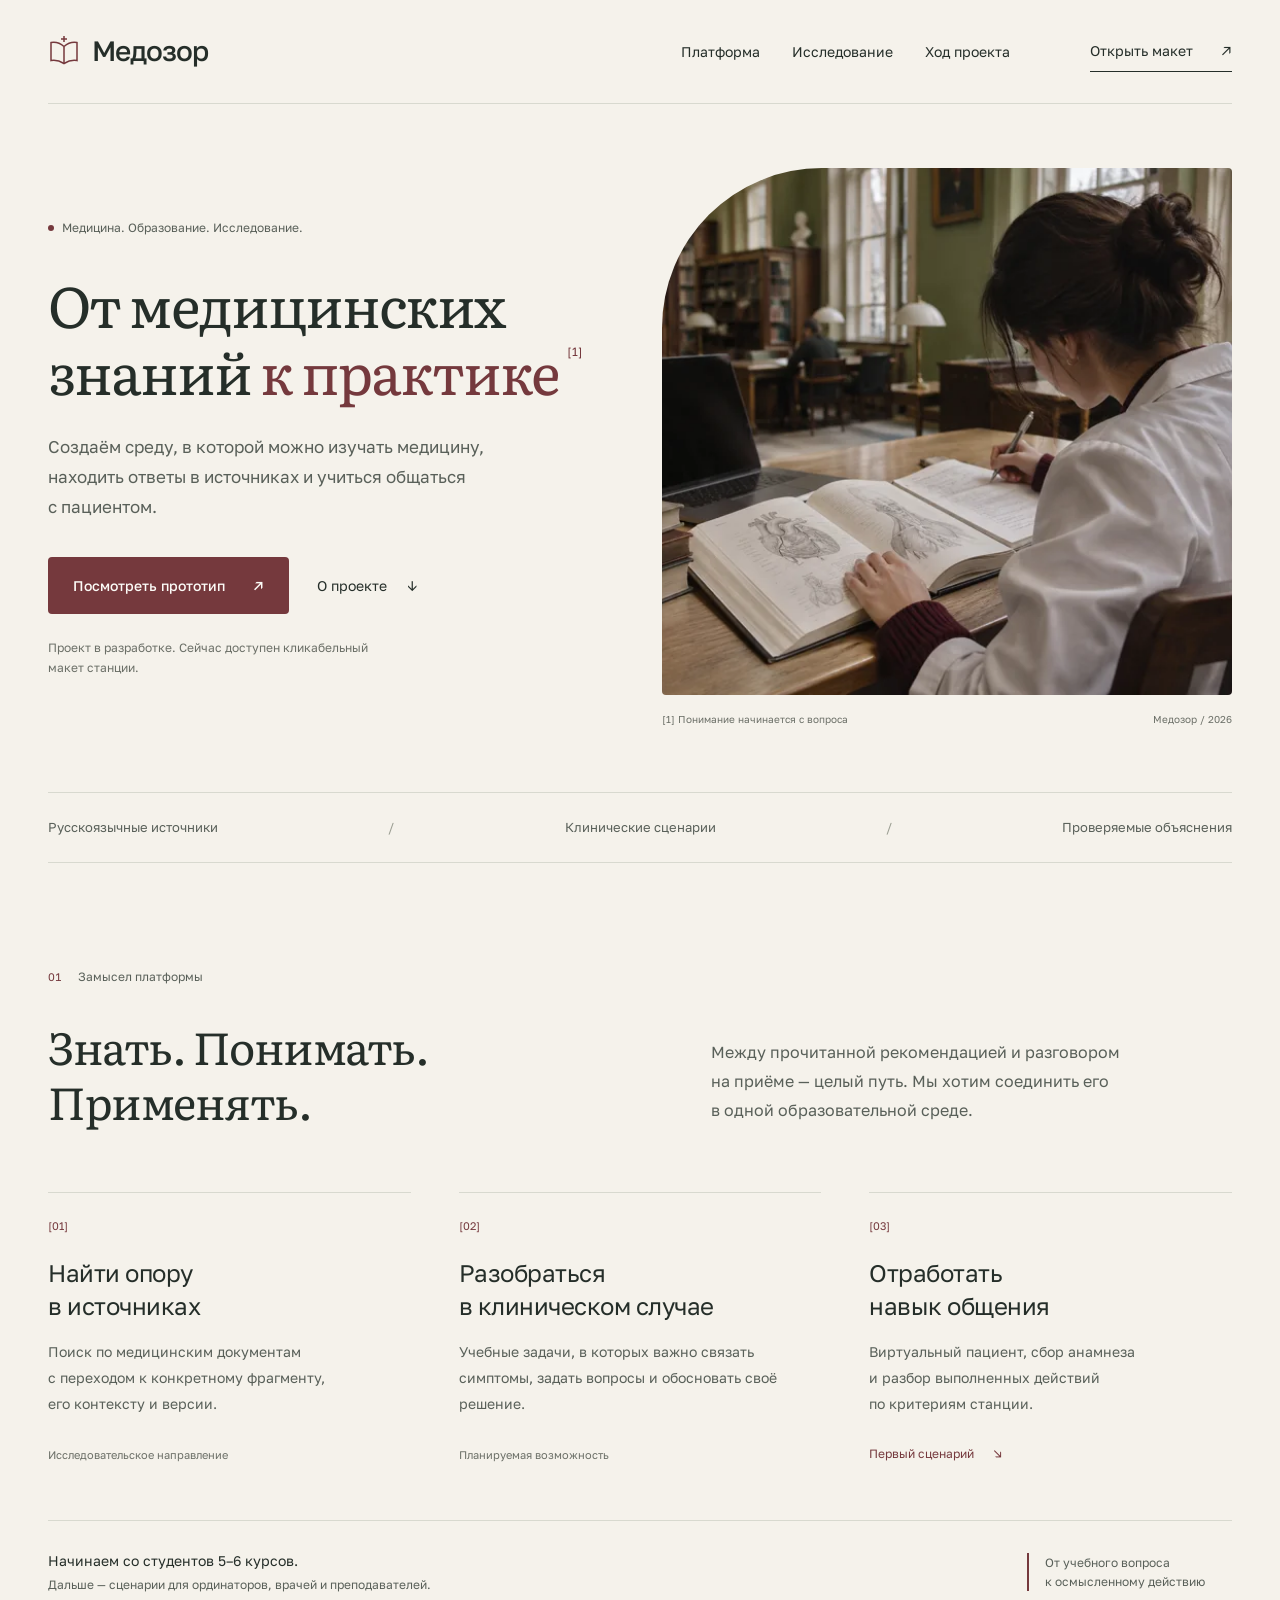
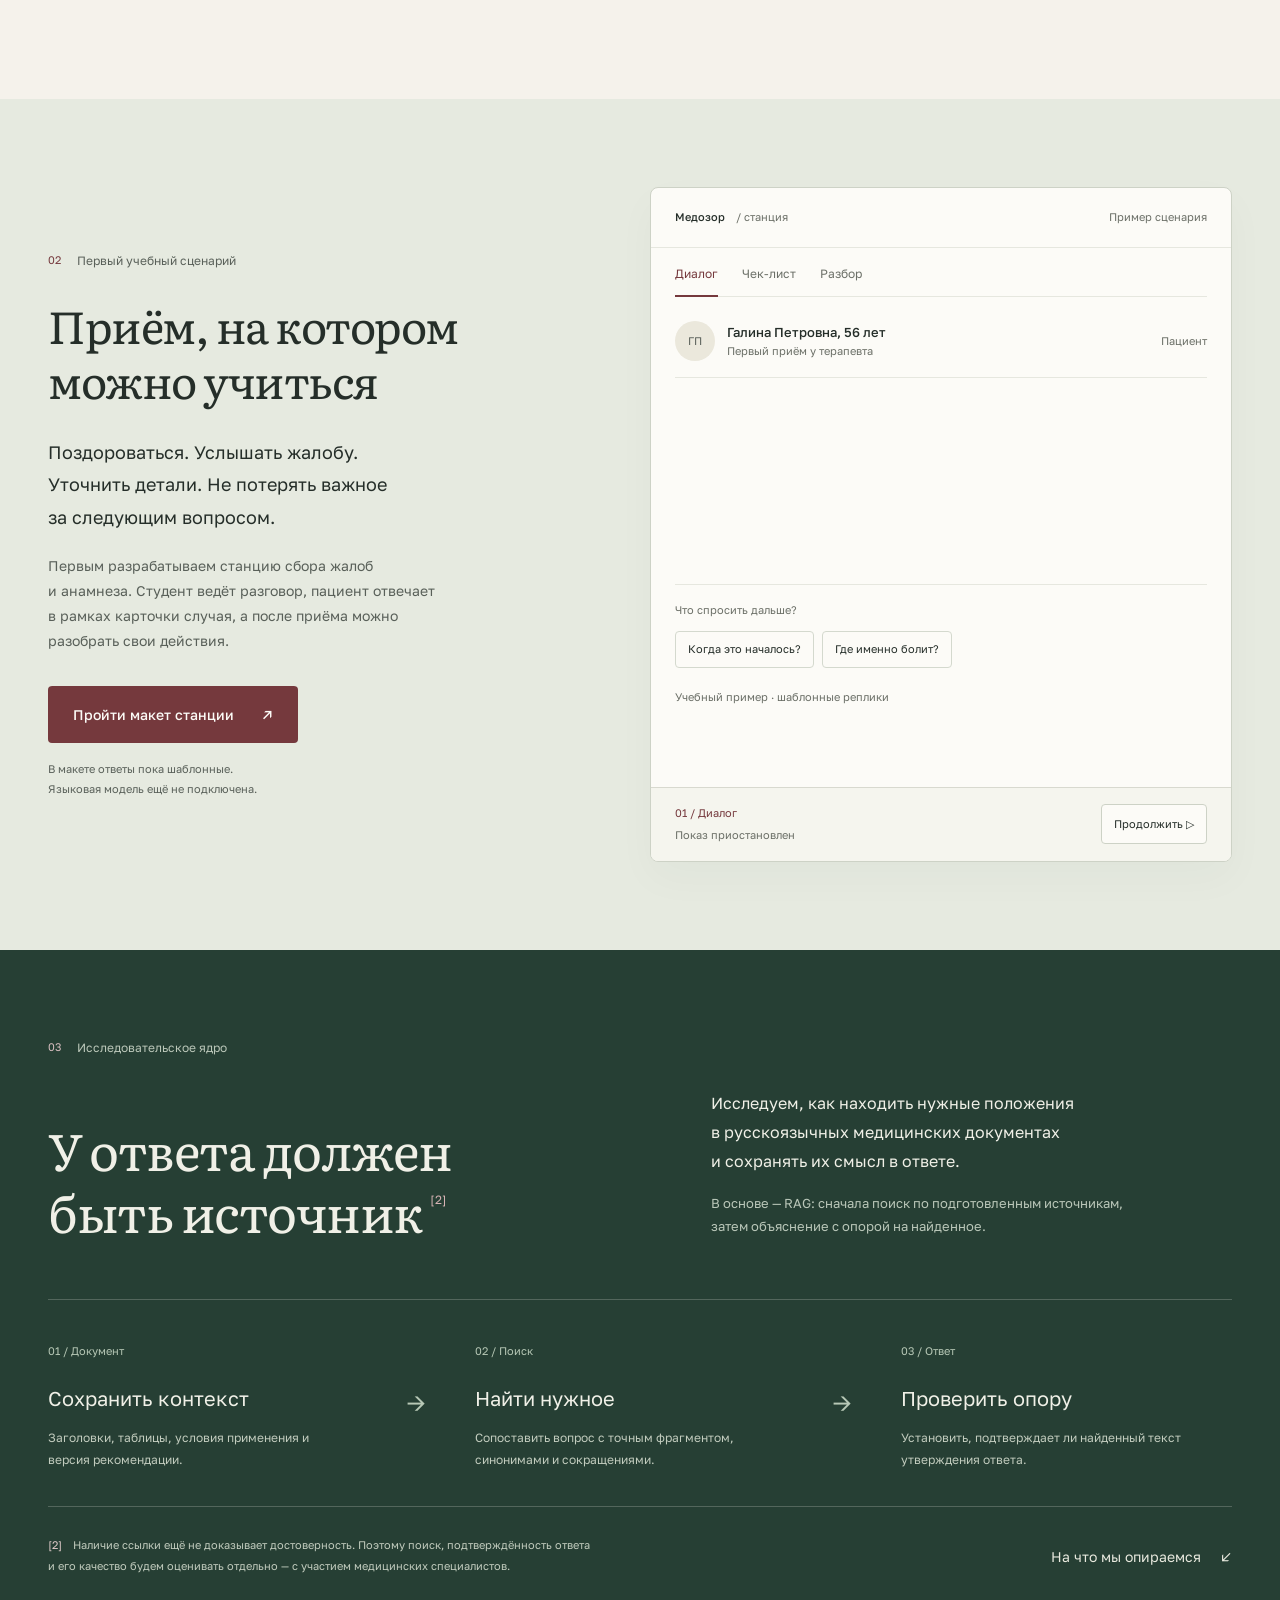
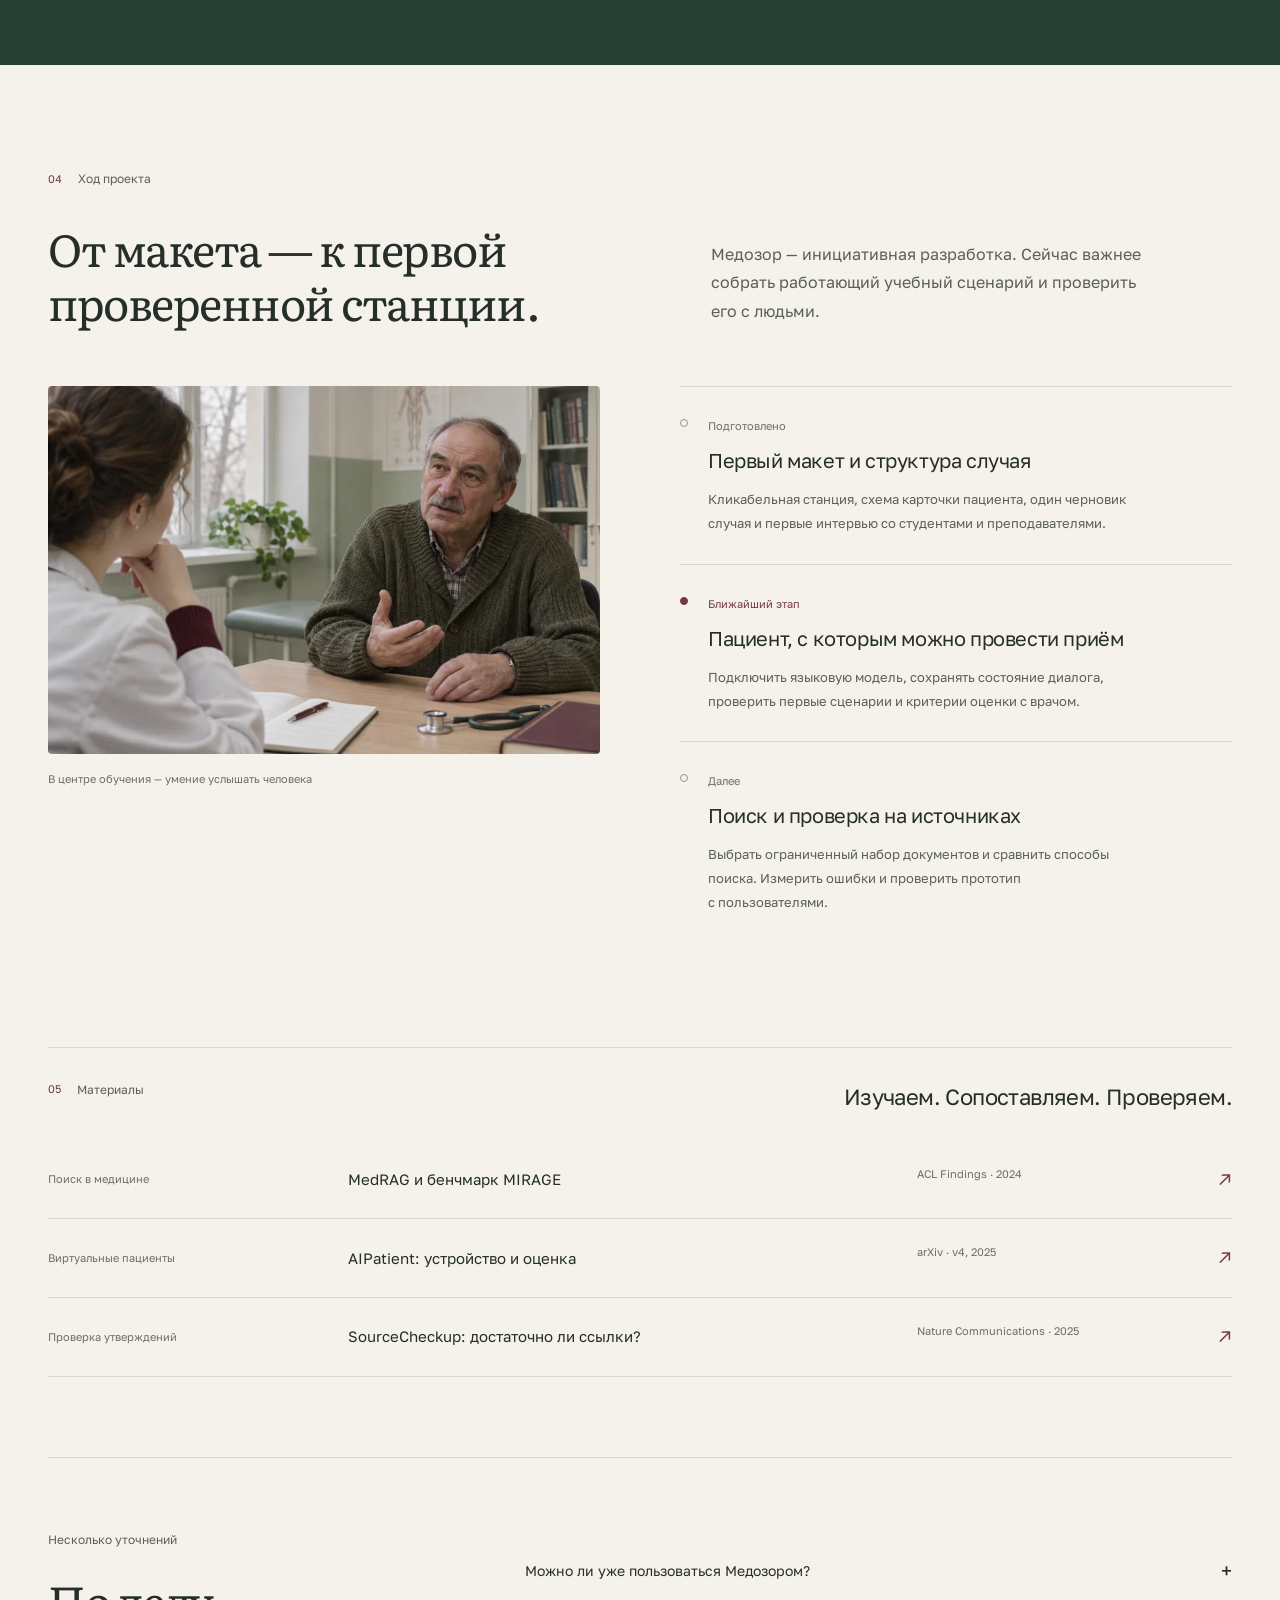
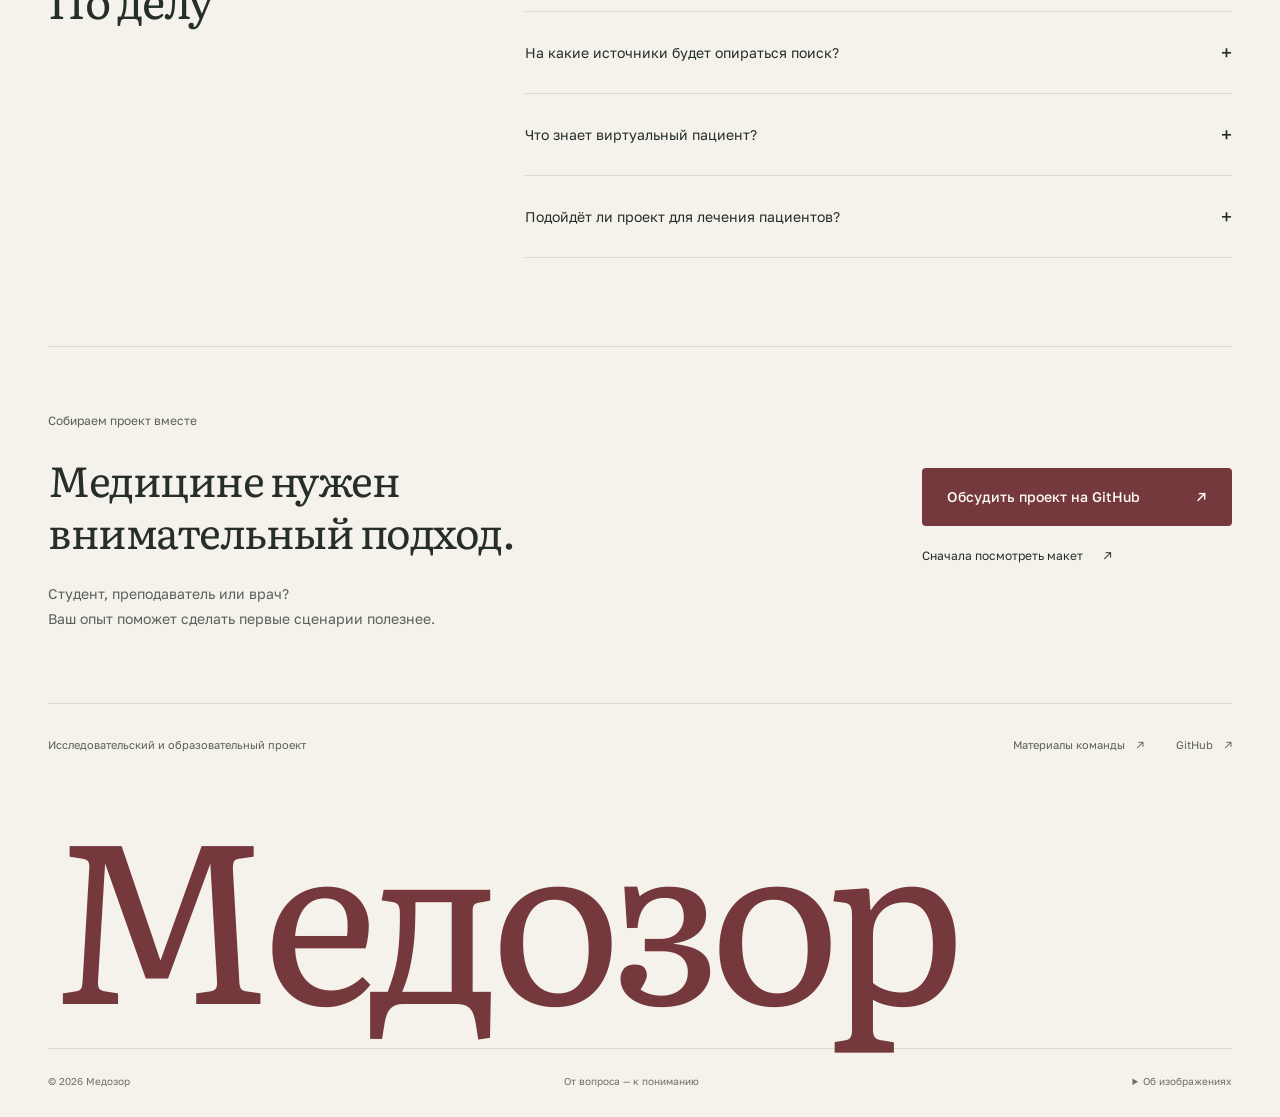
<file: index.html>
<!doctype html>
<html lang="ru">
<head>
  <meta charset="utf-8">
  <meta name="viewport" content="width=device-width, initial-scale=1">
  <meta name="theme-color" content="#F5F2EB">
  <meta name="description" content="Медозор — исследовательский проект о медицинских знаниях и клинической практике. Русскоязычный медицинский поиск и учебные сценарии с виртуальными пациентами.">
  <title>Медозор — медицинские знания и клиническая практика</title>
  <link rel="canonical" href="https://medozor.ru/">
  <meta property="og:type" content="website">
  <meta property="og:locale" content="ru_RU">
  <meta property="og:title" content="Медозор — от медицинских знаний к практике">
  <meta property="og:description" content="Исследуем поиск по медицинским источникам. Создаём среду для клинической практики и обучения.">
  <meta property="og:url" content="https://medozor.ru/">
  <meta property="og:image" content="https://medozor.ru/assets/images/library.webp">
  <meta property="og:image:width" content="1536">
  <meta property="og:image:height" content="1024">
  <link rel="icon" href="assets/favicon.svg" type="image/svg+xml">
  <link rel="preload" href="assets/fonts/golos-regular.ttf" as="font" type="font/ttf" crossorigin>
  <link rel="preload" href="assets/fonts/literata.ttf" as="font" type="font/ttf" crossorigin>
  <link rel="stylesheet" href="assets/site.css?v=20261118-station">
  <script src="assets/site.js?v=20261118-station" defer></script>
</head>
<body>
  <a class="skip-link" href="#main">К содержанию</a>
  <header class="site-header wrap">
    <a class="wordmark" href="#" aria-label="Медозор, на главную">
      <svg class="brand-mark" width="32" height="32" viewBox="0 0 32 32" fill="none" aria-hidden="true"><path d="M3 8.5c5-1 9 .5 13 4 4-3.5 8-5 13-4v18c-5-1-9 .5-13 3-4-2.5-8-4-13-3v-18Z" stroke="currentColor" stroke-width="1.5"/><path d="M16 13v16M16 2v6M13 5h6" stroke="currentColor" stroke-width="1.5"/></svg>
      Медозор
    </a>
    <nav class="desktop-nav" aria-label="Основная навигация">
      <a href="#platform">Платформа</a><a href="#research">Исследование</a><a href="#progress">Ход проекта</a>
    </nav>
    <a class="header-action" href="prototype/">Открыть макет <span aria-hidden="true">↗</span></a>
    <button class="menu-toggle" aria-controls="mobile-nav" aria-expanded="false" type="button"><span class="menu-label">Меню</span><svg width="20" height="20" viewBox="0 0 20 20" fill="none" aria-hidden="true"><path d="M3 6h14M3 13h14" stroke="currentColor" stroke-width="1.5"/></svg></button>
    <nav id="mobile-nav" class="mobile-nav" aria-label="Навигация на телефоне" hidden><a href="#platform">Платформа</a><a href="#research">Исследование</a><a href="#progress">Ход проекта</a><a href="prototype/">Открыть макет ↗</a></nav>
  </header>

  <main id="main">
    <section class="hero wrap" aria-labelledby="hero-title">
      <div class="hero-copy">
        <p class="eyebrow"><span class="status-dot" aria-hidden="true"></span>Медицина. Образование. Исследование.</p>
        <h1 id="hero-title">От медицинских<br> знаний <span class="heading-last">к практике<span class="source-ref" aria-hidden="true">[1]</span></span></h1>
        <p class="hero-intro">Создаём среду, в которой можно изучать медицину, находить ответы в&nbsp;источниках и&nbsp;учиться общаться с&nbsp;пациентом.</p>
        <div class="hero-actions"><a class="button primary" href="prototype/">Посмотреть прототип <span aria-hidden="true">↗</span></a><a class="text-link" href="#platform">О проекте <span aria-hidden="true">↓</span></a></div>
        <p class="development-note">Проект в разработке. Сейчас доступен кликабельный макет станции.</p>
      </div>
      <figure class="hero-visual">
        <div class="photo-frame"><img src="assets/images/library.webp" srcset="assets/images/library-small.webp 768w, assets/images/library.webp 1536w" sizes="(max-width: 760px) 100vw, 50vw" width="1536" height="1024" fetchpriority="high" alt="Студентка-медик изучает анатомию и делает записи в библиотеке"></div>
        <figcaption><span>[1] Понимание начинается с вопроса</span><span>Медозор / 2026</span></figcaption>
      </figure>
    </section>

    <div class="principles wrap" aria-label="Принципы проекта"><span>Русскоязычные источники</span><i aria-hidden="true">/</i><span>Клинические сценарии</span><i aria-hidden="true">/</i><span>Проверяемые объяснения</span></div>

    <section class="platform section wrap" id="platform" aria-labelledby="platform-title">
      <div class="section-label"><span class="section-number">01</span>Замысел платформы</div>
      <div class="section-heading"><h2 id="platform-title">Знать. Понимать.<br> Применять.</h2><p>Между прочитанной рекомендацией и&nbsp;разговором на&nbsp;приёме — целый путь. Мы&nbsp;хотим соединить его в&nbsp;одной образовательной среде.</p></div>
      <div class="pathways">
        <article class="pathway"><span class="path-index">[01]</span><h3>Найти опору<br> в источниках</h3><p>Поиск по медицинским документам с&nbsp;переходом к&nbsp;конкретному фрагменту, его&nbsp;контексту и&nbsp;версии.</p><span class="quiet-label">Исследовательское направление</span></article>
        <article class="pathway"><span class="path-index">[02]</span><h3>Разобраться<br> в клиническом случае</h3><p>Учебные задачи, в&nbsp;которых важно связать симптомы, задать вопросы и&nbsp;обосновать своё решение.</p><span class="quiet-label">Планируемая возможность</span></article>
        <article class="pathway"><span class="path-index">[03]</span><h3>Отработать<br> навык общения</h3><p>Виртуальный пациент, сбор анамнеза и&nbsp;разбор выполненных действий по&nbsp;критериям станции.</p><a class="inline-link" href="#practice">Первый сценарий <span aria-hidden="true">↘</span></a></article>
      </div>
      <div class="audience"><p>Начинаем со студентов 5–6&nbsp;курсов.<br> <span>Дальше — сценарии для ординаторов, врачей и&nbsp;преподавателей.</span></p><span class="margin-note">От учебного вопроса<br> к осмысленному действию</span></div>
    </section>

    <section class="practice-section" id="practice" aria-labelledby="practice-title">
      <div class="wrap practice-grid">
        <div class="practice-copy"><div class="section-label"><span class="section-number">02</span>Первый учебный сценарий</div><h2 id="practice-title">Приём, на котором<br> можно учиться</h2><p class="body-large">Поздороваться. Услышать жалобу. Уточнить детали. Не&nbsp;потерять важное за&nbsp;следующим вопросом.</p><p>Первым разрабатываем станцию сбора жалоб и&nbsp;анамнеза. Студент ведёт разговор, пациент отвечает в&nbsp;рамках карточки случая, а&nbsp;после приёма можно разобрать свои действия.</p>
          <a class="button primary" href="prototype/">Пройти макет станции <span aria-hidden="true">↗</span></a>
          <p class="small-note">В макете ответы пока шаблонные.<br> Языковая модель ещё не подключена.</p>
        </div>
        <div class="station-demo" aria-label="Иллюстрация сценария станции">
          <div class="demo-topline"><span class="demo-brand">Медозор <span>/ станция</span></span><span class="demo-caption">Пример сценария</span></div>
          <div class="demo-tabs" role="tablist" aria-label="Этапы сценария"><button id="tab-dialogue" type="button" role="tab" aria-selected="true" aria-controls="panel-dialogue" tabindex="0">Диалог</button><button id="tab-checklist" type="button" role="tab" aria-selected="false" aria-controls="panel-checklist" tabindex="-1">Чек-лист</button><button id="tab-review" type="button" role="tab" aria-selected="false" aria-controls="panel-review" tabindex="-1">Разбор</button></div>
          <div id="panel-dialogue" class="demo-panel" role="tabpanel" aria-labelledby="tab-dialogue">
            <div class="patient-info"><div class="patient-avatar" aria-hidden="true">ГП</div><div><h3>Галина Петровна, 56 лет</h3><p>Первый приём у терапевта</p></div><span class="patient-label">Пациент</span></div>
            <div class="sample-conversation" aria-live="polite" aria-atomic="false"><div class="sample-question"><span>Вы</span><p>Здравствуйте. Что вас беспокоит?</p></div><div class="sample-answer"><span>Галина Петровна</span><p>Голова в последнее время болит. Особенно по утрам.</p></div></div>
            <div class="next-question"><p>Что спросить дальше?</p><div class="question-options"><button type="button" data-question="duration" aria-pressed="false">Когда это началось?</button><button type="button" data-question="detail" aria-pressed="false">Где именно болит?</button></div></div>
            <div class="demo-bottom"><span>Учебный пример · шаблонные реплики</span><button class="reset-example" type="button" hidden>Сначала ↺</button></div>
          </div>
          <div id="panel-checklist" class="demo-panel" role="tabpanel" aria-labelledby="tab-checklist" hidden><p class="panel-kicker">Действия видны в контексте разговора</p><h3 class="panel-title">Что удалось выяснить</h3><ul class="demo-checklist"><li><span class="check-icon" aria-hidden="true">✓</span><div>Уточнили основную жалобу<small>«Что вас беспокоит?»</small></div></li><li id="duration-check" class="not-asked"><span class="check-icon" aria-hidden="true">—</span><div>Уточнить начало симптомов<small>Выберите вопрос во вкладке «Диалог»</small></div></li><li class="not-asked"><span class="check-icon" aria-hidden="true">—</span><div>Собрать анамнез жизни<small>Следующая часть учебного приёма</small></div></li></ul><p class="panel-footnote">Фрагмент для знакомства с механикой. Критерии полного тренажёра предстоит проверить с врачами.</p></div>
          <div id="panel-review" class="demo-panel" role="tabpanel" aria-labelledby="tab-review" hidden><p class="panel-kicker">После приёма</p><h3 class="panel-title">Понять, что улучшить</h3><div class="review-item"><span>Получилось</span><p>Вы начали с открытого вопроса и дали пациентке описать жалобу своими словами.</p></div><div class="review-item"><span>Следующий шаг</span><p>Уточните начало и характер симптомов. Затем переходите к остальному анамнезу, сохраняя структуру разговора.</p></div><p class="panel-footnote">Это заранее написанный пример обратной связи, а не автоматическая медицинская оценка.</p></div>
          <div class="demo-playback" hidden><div class="demo-playback-copy"><span class="demo-step">01 / Диалог</span><span class="demo-playback-note">Короткий показ станции</span></div><button class="demo-play-toggle" type="button">Смотреть показ <span aria-hidden="true">▷</span></button></div>
        </div>
      </div>
    </section>

    <section class="research-section" id="research" aria-labelledby="research-title">
      <div class="wrap">
        <div class="section-label"><span class="section-number">03</span>Исследовательское ядро</div>
        <div class="research-heading"><h2 id="research-title">У ответа должен<br> быть источник<span class="source-ref" aria-hidden="true">[2]</span></h2><div><p>Исследуем, как находить нужные положения в&nbsp;русскоязычных медицинских документах и&nbsp;сохранять их смысл в&nbsp;ответе.</p><p class="research-sub">В основе — RAG: сначала поиск по подготовленным источникам, затем объяснение с&nbsp;опорой на найденное.</p></div></div>
        <div class="evidence-flow" aria-label="Планируемая цепочка работы с источниками"><div><span class="flow-number">01 / Документ</span><h3>Сохранить контекст</h3><p>Заголовки, таблицы, условия применения и версия рекомендации.</p></div><span class="flow-arrow" aria-hidden="true">→</span><div><span class="flow-number">02 / Поиск</span><h3>Найти нужное</h3><p>Сопоставить вопрос с точным фрагментом, синонимами и сокращениями.</p></div><span class="flow-arrow" aria-hidden="true">→</span><div><span class="flow-number">03 / Ответ</span><h3>Проверить опору</h3><p>Установить, подтверждает ли найденный текст утверждения ответа.</p></div></div>
        <div class="research-bottom"><p><span>[2]</span> Наличие ссылки ещё не доказывает достоверность. Поэтому поиск, подтверждённость ответа и&nbsp;его качество будем оценивать отдельно — с&nbsp;участием медицинских специалистов.</p><a class="text-link light-link" href="#reading">На что мы опираемся <span aria-hidden="true">↙</span></a></div>
      </div>
    </section>

    <section class="progress-section section wrap" id="progress" aria-labelledby="progress-title">
      <div class="section-label"><span class="section-number">04</span>Ход проекта</div>
      <div class="section-heading"><h2 id="progress-title">От макета — к первой<br> проверенной станции.</h2><p>Медозор — инициативная разработка. Сейчас важнее собрать работающий учебный сценарий и&nbsp;проверить его с&nbsp;людьми.</p></div>
      <div class="progress-grid"><figure class="progress-photo"><img src="assets/images/consultation.webp" srcset="assets/images/consultation-small.webp 768w, assets/images/consultation.webp 1536w" sizes="(max-width: 760px) 100vw, 45vw" alt="Учебная сцена: студентка внимательно слушает пациента за столом" width="1536" height="1024" loading="lazy"><figcaption>В центре обучения — умение услышать человека</figcaption></figure>
        <ol class="roadmap"><li><span class="roadmap-state">Подготовлено</span><h3>Первый макет и структура случая</h3><p>Кликабельная станция, схема карточки пациента, один черновик случая и&nbsp;первые интервью со студентами и&nbsp;преподавателями.</p></li><li><span class="roadmap-state current">Ближайший этап</span><h3>Пациент, с которым можно провести приём</h3><p>Подключить языковую модель, сохранять состояние диалога, проверить первые сценарии и&nbsp;критерии оценки с&nbsp;врачом.</p></li><li><span class="roadmap-state">Далее</span><h3>Поиск и проверка на источниках</h3><p>Выбрать ограниченный набор документов и&nbsp;сравнить способы поиска. Измерить ошибки и&nbsp;проверить прототип с&nbsp;пользователями.</p></li></ol>
      </div>
    </section>

    <section class="reading-section wrap" id="reading" aria-labelledby="reading-title"><div class="reading-heading"><div class="section-label"><span class="section-number">05</span>Материалы</div><h2 id="reading-title">Изучаем. Сопоставляем. Проверяем.</h2></div><div class="reading-links"><a href="https://aclanthology.org/2024.findings-acl.372/" target="_blank" rel="noopener noreferrer"><span class="reading-type">Поиск в медицине</span><span class="reading-title">MedRAG и бенчмарк MIRAGE</span><span class="reading-meta">ACL Findings · 2024 <span aria-hidden="true">↗</span></span></a><a href="https://arxiv.org/abs/2409.18924" target="_blank" rel="noopener noreferrer"><span class="reading-type">Виртуальные пациенты</span><span class="reading-title">AIPatient: устройство и оценка</span><span class="reading-meta">arXiv · v4, 2025 <span aria-hidden="true">↗</span></span></a><a href="https://www.nature.com/articles/s41467-025-58551-6" target="_blank" rel="noopener noreferrer"><span class="reading-type">Проверка утверждений</span><span class="reading-title">SourceCheckup: достаточно ли ссылки?</span><span class="reading-meta">Nature Communications · 2025 <span aria-hidden="true">↗</span></span></a></div></section>

    <section class="faq-section section wrap" aria-labelledby="faq-title"><div><div class="section-label">Несколько уточнений</div><h2 id="faq-title">По делу</h2></div><div class="faq-list"><details><summary>Можно ли уже пользоваться Медозором?<span aria-hidden="true">+</span></summary><p>Можно пройти <a href="prototype/">кликабельный макет станции</a> и познакомиться с механикой. Ответы в нём шаблонные. Языковая модель, медицинский RAG и полноценная платформа ещё разрабатываются.</p></details><details><summary>На какие источники будет опираться поиск?<span aria-hidden="true">+</span></summary><p>Рассматриваем клинические рекомендации Минздрава России и открытые клинические случаи с подходящей лицензией. Состав базы ещё предстоит определить. Для источников важно сохранять версию, дату и условия применения.</p></details><details><summary>Что знает виртуальный пациент?<span aria-hidden="true">+</span></summary><p>Факты хранятся в карточке конкретного случая. Модель должна играть пациента в её пределах: отвечать на вопросы, помнить ход диалога и раскрывать сведения по правилам сценария. Перед публикацией карточку должен проверить врач.</p></details><details><summary>Подойдёт ли проект для лечения пациентов?<span aria-hidden="true">+</span></summary><p>Тренажёр предназначен для обучения. Автоматическую диагностику и назначение лечения на текущем этапе не предусматриваем. Поиск задуман с возможностью перейти к первоисточнику и самостоятельно оценить применимость информации.</p></details></div></section>

    <section class="join-section wrap" aria-labelledby="join-title"><div><p class="section-label">Собираем проект вместе</p><h2 id="join-title">Медицине нужен<br> внимательный подход.</h2><p>Студент, преподаватель или врач?<br> Ваш опыт поможет сделать первые сценарии полезнее.</p></div><div class="join-actions"><a class="button primary" href="https://github.com/dext01/medozor-site/issues" target="_blank" rel="noopener noreferrer">Обсудить проект на GitHub <span aria-hidden="true">↗</span></a><a class="text-link" href="prototype/">Сначала посмотреть макет <span aria-hidden="true">↗</span></a></div></section>
  </main>

  <footer class="site-footer wrap"><div class="footer-top"><span>Исследовательский и образовательный проект</span><div><a href="research/">Материалы команды <span aria-hidden="true">↗</span></a><a href="https://github.com/dext01/medozor-site" target="_blank" rel="noopener noreferrer">GitHub <span aria-hidden="true">↗</span></a></div></div><div class="footer-wordmark" aria-hidden="true">Медозор</div><div class="footer-bottom"><span>© 2026 Медозор</span><span>От вопроса — к пониманию</span><details class="image-credit"><summary>Об изображениях</summary><p>Сцены учёбы и консультации созданы с помощью генерации изображений специально для Медозора. Это иллюстрации замысла, а не фотографии участников проекта.</p></details></div></footer>
</body>
</html>
</file>
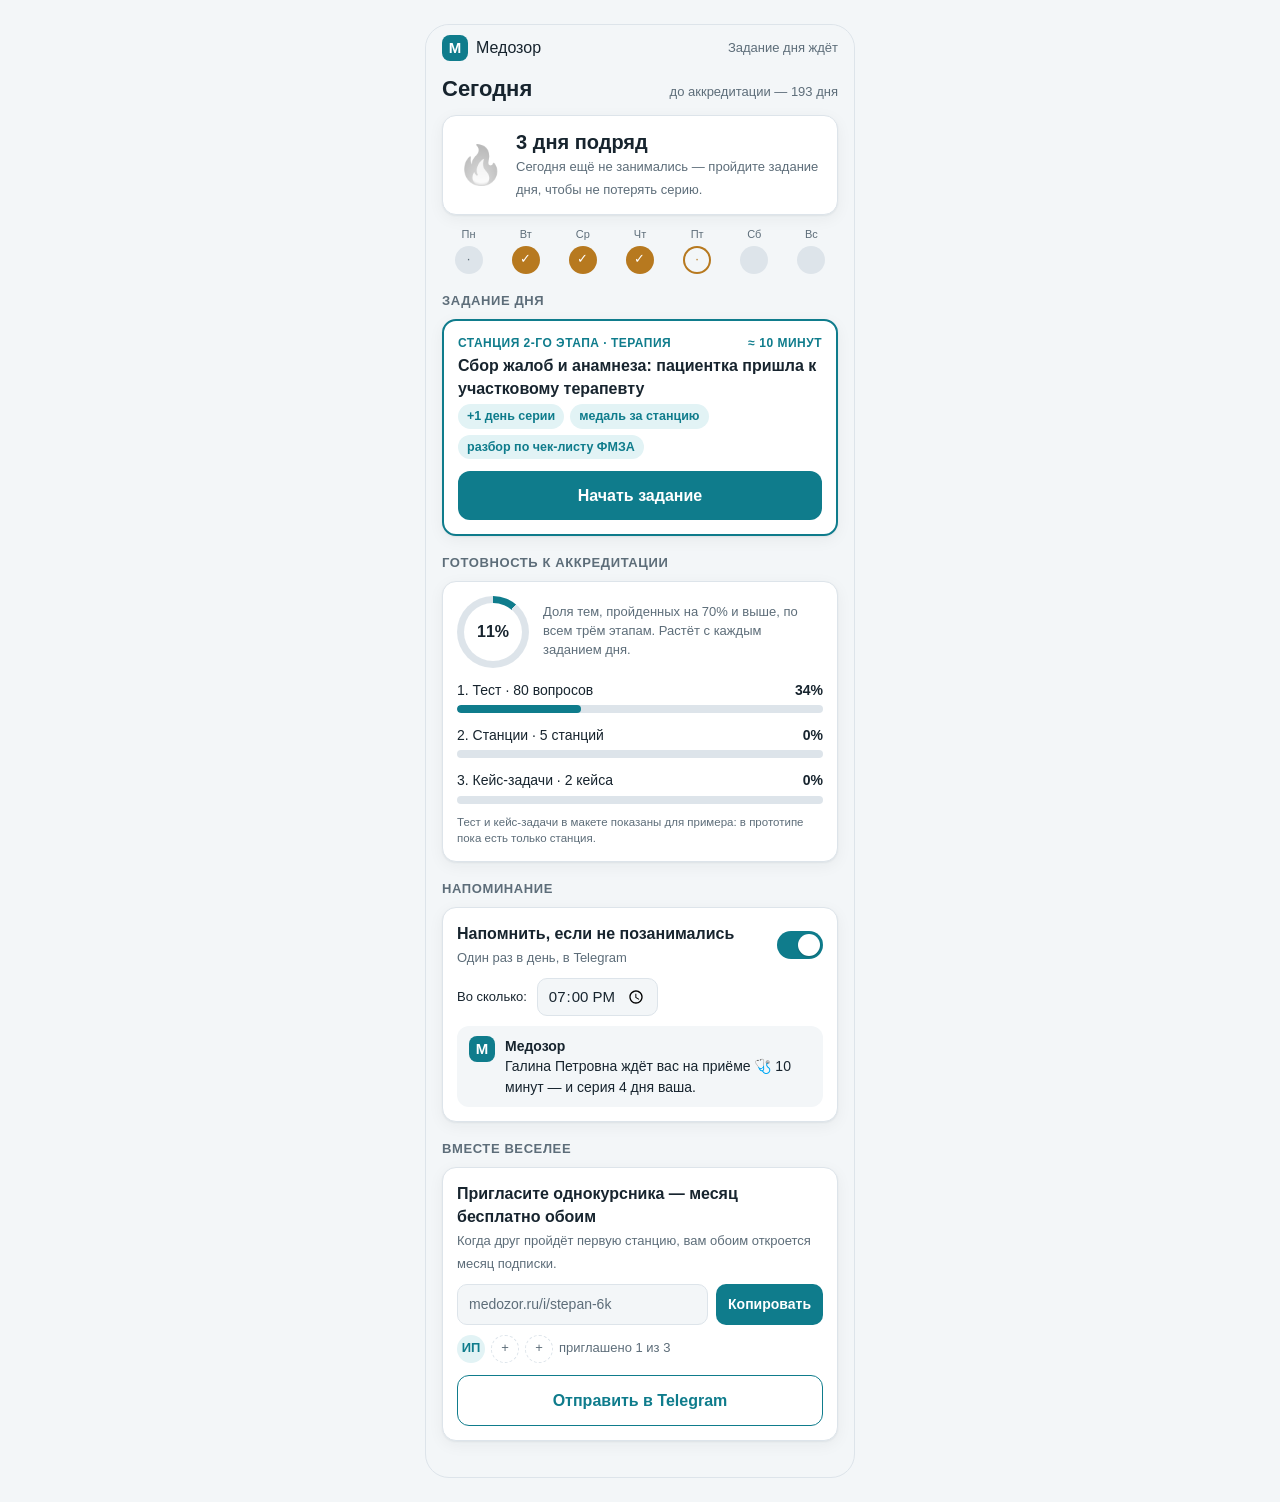
<file: prototype/index.html>
<!doctype html>
<html lang="ru">
<head>
<meta charset="utf-8">
<meta name="viewport" content="width=device-width, initial-scale=1, viewport-fit=cover">
<meta name="color-scheme" content="light dark">
<meta name="robots" content="noindex, nofollow">
<title>Медозор — макет</title>
<style>
  :root {
    --bg: #f3f6f8;
    --card: #ffffff;
    --text: #17242e;
    --muted: #5d6d79;
    --line: #dde4ea;
    --accent: #0f7c8c;
    --accent-ink: #ffffff;
    --accent-soft: #e2f3f5;
    --ok: #1d8a4e;
    --ok-soft: #e4f5ea;
    --bad: #c23b3b;
    --bad-soft: #fbe9e9;
    --warn: #b7791f;
    --warn-soft: #fdf3e1;
    --bubble-me: #0f7c8c;
    --bubble-me-ink: #ffffff;
    --bubble-pt: #eef2f5;
    --shadow: 0 1px 2px rgba(16, 36, 48, .06), 0 4px 16px rgba(16, 36, 48, .05);
    --radius: 14px;
  }
  @media (prefers-color-scheme: dark) {
    :root {
      --bg: #0e1519;
      --card: #172128;
      --text: #e3eaef;
      --muted: #93a3ae;
      --line: #2a3740;
      --accent: #3bb3c3;
      --accent-ink: #062228;
      --accent-soft: #15333a;
      --ok: #4cc27f;
      --ok-soft: #173426;
      --bad: #ef7a7a;
      --bad-soft: #3a1d1f;
      --warn: #e2a84b;
      --warn-soft: #3a2d15;
      --bubble-me: #23808d;
      --bubble-me-ink: #ffffff;
      --bubble-pt: #22303a;
      --shadow: none;
    }
  }
  * { box-sizing: border-box; }
  [hidden] { display: none !important; }
  html, body { margin: 0; padding: 0; }
  body {
    background: var(--bg);
    color: var(--text);
    font: 16px/1.45 -apple-system, BlinkMacSystemFont, "Segoe UI", Roboto, "Helvetica Neue", Arial, sans-serif;
    -webkit-text-size-adjust: 100%;
    overflow-x: hidden;
  }
  button, input, textarea { font: inherit; color: inherit; }
  .app { max-width: 430px; margin: 0 auto; min-height: 100dvh; display: flex; flex-direction: column; }

  /* Шапка */
  .top { position: sticky; top: 0; z-index: 10; background: var(--bg); padding: 10px 16px 0; }
  .brand { display: flex; align-items: center; justify-content: space-between; gap: 8px; }
  .brand-name { font-weight: 700; letter-spacing: .2px; display: flex; align-items: center; gap: 8px; }
  .logo { width: 26px; height: 26px; border-radius: 8px; background: var(--accent); color: var(--accent-ink); display: grid; place-items: center; font-size: 15px; font-weight: 800; }
  .station-tag { font-size: 13px; color: var(--muted); white-space: nowrap; overflow: hidden; text-overflow: ellipsis; }

  .steps { display: grid; grid-template-columns: repeat(5, 1fr); gap: 4px; margin: 12px 0 0; padding: 0 0 10px; list-style: none; border-bottom: 1px solid var(--line); }
  .step { all: unset; cursor: pointer; display: flex; flex-direction: column; align-items: center; gap: 4px; min-width: 0; font-size: 11px; color: var(--muted); text-align: center; }
  .step:focus-visible { outline: 2px solid var(--accent); outline-offset: 2px; border-radius: 6px; }
  .step .dot { width: 26px; height: 26px; border-radius: 50%; border: 2px solid var(--line); display: grid; place-items: center; font-size: 12px; font-weight: 700; background: var(--card); }
  .step.done .dot { background: var(--accent); border-color: var(--accent); color: var(--accent-ink); }
  .step.active .dot { border-color: var(--accent); color: var(--accent); }
  .step.active { color: var(--text); font-weight: 600; }
  .step span.lbl { max-width: 100%; overflow: hidden; text-overflow: ellipsis; white-space: nowrap; }

  main { flex: 1; padding: 14px 16px 24px; }
  .screen { display: none; }
  .screen.on { display: block; animation: fade .18s ease-out; }
  @keyframes fade { from { opacity: 0; transform: translateY(4px); } to { opacity: 1; transform: none; } }

  h1 { font-size: 22px; line-height: 1.25; margin: 4px 0 4px; }
  h2 { font-size: 17px; margin: 0 0 8px; }
  h3 { font-size: 13px; text-transform: uppercase; letter-spacing: .6px; color: var(--muted); margin: 18px 0 8px; font-weight: 700; }
  p { margin: 0 0 10px; }
  .muted { color: var(--muted); }
  .small { font-size: 13px; }
  .tiny { font-size: 11.5px; }

  .card { background: var(--card); border: 1px solid var(--line); border-radius: var(--radius); padding: 14px; box-shadow: var(--shadow); margin-bottom: 12px; }
  .row { display: flex; align-items: center; gap: 10px; }
  .spacer { flex: 1; }

  .btn { appearance: none; border: 0; border-radius: 12px; padding: 13px 16px; font-weight: 650; cursor: pointer; background: var(--accent); color: var(--accent-ink); width: 100%; font-size: 16px; }
  .btn:active { transform: translateY(1px); }
  .btn.ghost { background: transparent; color: var(--accent); border: 1.5px solid var(--accent); }
  .btn.sm { width: auto; padding: 8px 12px; font-size: 14px; border-radius: 10px; }
  .btn.danger { background: var(--bad); color: #fff; }
  .btn:disabled { opacity: .45; cursor: default; }
  .linkbtn { all: unset; cursor: pointer; color: var(--accent); font-size: 14px; text-decoration: underline; text-underline-offset: 3px; }
  .linkbtn:focus-visible { outline: 2px solid var(--accent); }
  .btns { display: grid; gap: 10px; margin-top: 16px; }

  /* 1. Инструкция */
  .brief li { margin: 0 0 8px; }
  .brief ul { padding-left: 20px; margin: 6px 0 0; }
  .facts { display: grid; grid-template-columns: repeat(3, 1fr); gap: 8px; margin: 12px 0; }
  .fact { background: var(--accent-soft); border-radius: 12px; padding: 10px 8px; text-align: center; }
  .fact b { display: block; font-size: 18px; }
  .fact span { font-size: 12px; color: var(--muted); }
  .note { border-left: 3px solid var(--accent); background: var(--accent-soft); padding: 10px 12px; border-radius: 0 10px 10px 0; font-size: 14px; }

  /* 2. Приём */
  .consult { display: flex; flex-direction: column; height: calc(100dvh - 128px); min-height: 460px; }
  .timerbar { display: flex; align-items: center; gap: 10px; margin-bottom: 10px; }
  .timer { font-variant-numeric: tabular-nums; font-size: 26px; font-weight: 750; letter-spacing: .5px; }
  .timer.warn { color: var(--warn); }
  .timer.over { color: var(--bad); }
  .iconbtn { appearance: none; border: 1px solid var(--line); background: var(--card); border-radius: 50%; width: 38px; height: 38px; display: grid; place-items: center; cursor: pointer; flex: none; }
  .iconbtn svg { width: 18px; height: 18px; }
  .patient-head { display: flex; align-items: center; gap: 10px; padding: 10px 12px; border-bottom: 1px solid var(--line); }
  .avatar { width: 38px; height: 38px; border-radius: 50%; background: var(--accent-soft); color: var(--accent); display: grid; place-items: center; font-weight: 700; flex: none; }
  .chatbox { flex: 1; display: flex; flex-direction: column; min-height: 0; padding: 0; overflow: hidden; margin-bottom: 0; }
  .log { flex: 1; overflow-y: auto; padding: 12px; display: flex; flex-direction: column; gap: 8px; }
  .empty { margin: auto; text-align: center; color: var(--muted); font-size: 14px; padding: 20px; }
  .msg { max-width: 84%; padding: 9px 12px; border-radius: 16px; font-size: 15px; overflow-wrap: anywhere; }
  .msg.me { align-self: flex-end; background: var(--bubble-me); color: var(--bubble-me-ink); border-bottom-right-radius: 5px; }
  .msg.pt { align-self: flex-start; background: var(--bubble-pt); border-bottom-left-radius: 5px; }
  .msg.typing { color: var(--muted); font-style: italic; }
  .chips { display: flex; gap: 6px; overflow-x: auto; padding: 8px 12px 0; scrollbar-width: none; }
  .chips::-webkit-scrollbar { display: none; }
  .chip { flex: none; border: 1px solid var(--line); background: var(--card); border-radius: 999px; padding: 6px 11px; font-size: 13px; cursor: pointer; white-space: nowrap; }
  .composer { display: flex; align-items: flex-end; gap: 8px; padding: 10px 12px 12px; }
  .field { flex: 1; display: flex; align-items: flex-end; border: 1px solid var(--line); border-radius: 18px; background: var(--bg); padding: 4px 4px 4px 12px; min-width: 0; }
  .field textarea { flex: 1; border: 0; background: transparent; resize: none; outline: none; padding: 7px 0; max-height: 96px; min-width: 0; font-size: 15px; }
  .mic { appearance: none; border: 0; background: transparent; width: 34px; height: 34px; border-radius: 50%; display: grid; place-items: center; cursor: pointer; color: var(--muted); flex: none; }
  .mic.rec { background: var(--bad-soft); color: var(--bad); }
  .send { appearance: none; border: 0; width: 42px; height: 42px; border-radius: 50%; background: var(--accent); color: var(--accent-ink); display: grid; place-items: center; cursor: pointer; flex: none; }
  .send svg, .mic svg { width: 20px; height: 20px; }
  .consult-foot { display: flex; gap: 8px; align-items: center; margin-top: 10px; }
  .consult-foot .btn { flex: 1; }

  /* 3. Чек-лист */
  .scorehead { display: flex; align-items: center; gap: 14px; }
  .ring { --p: 0; width: 72px; height: 72px; border-radius: 50%; flex: none; display: grid; place-items: center;
          background: conic-gradient(var(--accent) calc(var(--p) * 1%), var(--line) 0); }
  .ring > div { width: 58px; height: 58px; border-radius: 50%; background: var(--card); display: grid; place-items: center; font-weight: 750; font-size: 16px; font-variant-numeric: tabular-nums; }
  .badge { display: inline-flex; align-items: center; gap: 6px; background: var(--ok-soft); color: var(--ok); border-radius: 999px; padding: 4px 10px; font-size: 12.5px; font-weight: 650; }
  .passport { display: block; font-size: 12px; color: var(--accent); margin-top: 6px; text-underline-offset: 3px; overflow-wrap: anywhere; }
  .sec-n { color: var(--muted); font-weight: 650; margin-right: 2px; }
  .mark.na { background: var(--line); color: var(--muted); }
  .item.na .item-t { color: var(--muted); }
  .tag { display: inline-block; font-size: 11px; font-weight: 650; border-radius: 6px; padding: 1px 6px; margin-left: 4px; vertical-align: 1px; background: var(--accent-soft); color: var(--accent); }
  .tag.na { background: var(--line); color: var(--muted); }
  .inote { margin-top: 4px; font-size: 13px; color: var(--muted); }
  .quote.bad { border-left-color: var(--bad); }
  .msg .who { display: block; font-size: 11px; font-weight: 700; font-style: normal; opacity: .8; margin-bottom: 1px; }
  .msg.ex { align-self: flex-end; background: var(--warn-soft); color: var(--text); border: 1px solid color-mix(in srgb, var(--warn) 45%, transparent); border-bottom-right-radius: 5px; }
  .msg.apk { align-self: center; max-width: 92%; background: transparent; border: 1px dashed var(--line); color: var(--muted); font-size: 14px; text-align: center; }
  .to { display: flex; gap: 6px; padding: 8px 12px 0; }
  .to-b { appearance: none; border: 1px solid var(--line); background: var(--card); color: var(--muted); border-radius: 999px; padding: 5px 12px; font-size: 13px; font-weight: 600; cursor: pointer; }
  .to-b.on { background: var(--accent); border-color: var(--accent); color: var(--accent-ink); }
  .to-b[data-to="ex"].on { background: var(--warn); border-color: var(--warn); color: #fff; }
  .concl label { display: block; font-size: 14px; font-weight: 600; margin: 10px 0 0; }
  .concl input, .concl textarea { display: block; width: 100%; margin-top: 4px; border: 1px solid var(--line); border-radius: 10px; padding: 9px 11px; background: var(--bg); font-size: 15px; font-weight: 400; outline: none; }
  .concl textarea { min-height: 70px; resize: vertical; }
  .concl input:focus, .concl textarea:focus { border-color: var(--accent); }
  .hyp { margin: 4px 0 0; padding-left: 22px; }
  .hyp li { margin-bottom: 6px; }
  .hyp input { margin-top: 0; }
  .sec { padding: 0; overflow: hidden; }
  .sec-h { display: flex; align-items: center; justify-content: space-between; padding: 12px 14px; font-weight: 650; border-bottom: 1px solid var(--line); gap: 8px; }
  .sec-h .cnt { white-space: nowrap; font-size: 13px; color: var(--muted); font-weight: 600; font-variant-numeric: tabular-nums; }
  .item { display: flex; gap: 10px; padding: 11px 14px; border-bottom: 1px solid var(--line); }
  .item:last-child { border-bottom: 0; }
  .mark { width: 22px; height: 22px; border-radius: 50%; flex: none; display: grid; place-items: center; font-size: 13px; font-weight: 800; margin-top: 1px; }
  .mark.ok { background: var(--ok); color: #fff; }
  .mark.no { background: var(--bad-soft); color: var(--bad); border: 1.5px solid var(--bad); }
  .item-t { font-size: 15px; }
  .item.no .item-t { color: var(--bad); }
  .quote { margin-top: 4px; font-size: 13px; color: var(--muted); font-style: italic; border-left: 2px solid var(--ok); padding-left: 8px; overflow-wrap: anywhere; }
  .flag { display: inline-block; font-size: 10.5px; font-weight: 700; color: var(--bad); border: 1px solid var(--bad); border-radius: 5px; padding: 0 5px; margin-left: 4px; vertical-align: 1px; font-style: normal; }
  details.transcript summary { cursor: pointer; font-weight: 650; padding: 2px 0; }
  .tline { font-size: 14px; padding: 4px 0; border-bottom: 1px dashed var(--line); }
  .tline b { color: var(--muted); font-weight: 600; }
  .demo-note { font-size: 13px; background: var(--warn-soft); color: var(--text); border-radius: 10px; padding: 9px 12px; margin-bottom: 12px; }

  /* 4. Вопросы */
  .q { }
  .q-n { font-size: 12px; font-weight: 700; color: var(--accent); text-transform: uppercase; letter-spacing: .5px; }
  .q-t { font-weight: 650; margin: 2px 0 10px; }
  .q textarea { width: 100%; min-height: 76px; border: 1px solid var(--line); border-radius: 12px; padding: 10px 12px; background: var(--bg); resize: vertical; font-size: 15px; outline: none; }
  .q textarea:focus { border-color: var(--accent); }
  .q-actions { display: flex; align-items: center; gap: 12px; margin-top: 10px; flex-wrap: wrap; }
  .ref { margin-top: 12px; background: var(--accent-soft); border-radius: 12px; padding: 11px 12px; font-size: 14px; display: none; }
  .ref.on { display: block; }
  .ref ul { margin: 6px 0 0; padding-left: 18px; }
  .ref li { margin-bottom: 3px; }
  .kw { border-radius: 5px; padding: 0 3px; }
  .kw.hit { background: var(--ok-soft); color: var(--ok); font-weight: 650; }
  .hitline { margin-top: 8px; font-size: 13px; color: var(--muted); }

  /* 5. Разбор */
  .verdict { text-align: center; padding: 18px 14px; }
  .verdict .pct { font-size: 46px; font-weight: 800; line-height: 1; font-variant-numeric: tabular-nums; }
  .pill { display: inline-block; border-radius: 999px; padding: 5px 14px; font-weight: 700; font-size: 14px; margin-top: 10px; }
  .pill.pass { background: var(--ok-soft); color: var(--ok); }
  .pill.fail { background: var(--bad-soft); color: var(--bad); }
  .habit { display: grid; grid-template-columns: 1fr 1fr; gap: 10px; margin-bottom: 12px; }
  .habit .card { margin: 0; text-align: center; padding: 12px 8px; }
  .habit .big { font-size: 30px; line-height: 1.1; }
  .habit b { display: block; font-size: 15px; margin-top: 4px; }
  .week { display: flex; justify-content: center; gap: 4px; margin-top: 6px; }
  .week i { width: 9px; height: 9px; border-radius: 50%; background: var(--line); display: block; }
  .week i.on { background: var(--warn); }
  .list { margin: 0; padding: 0; list-style: none; }
  .list li { padding: 8px 0; border-bottom: 1px solid var(--line); font-size: 15px; display: flex; gap: 8px; }
  .list li:last-child { border-bottom: 0; }
  .list .ic { flex: none; width: 20px; text-align: center; }
  .why { display: block; font-size: 13px; color: var(--muted); margin-top: 2px; }
  .redflag { background: var(--bad-soft); border: 1px solid color-mix(in srgb, var(--bad) 40%, transparent); }
  .dx { background: var(--accent-soft); border-radius: 12px; padding: 10px 12px; font-size: 14px; }
  .src a { color: var(--accent); text-underline-offset: 3px; }
  .tomorrow { display: none; }
  .tomorrow.on { display: block; animation: fade .18s ease-out; }

  /* 0. Главная «Сегодня» */
  .homebtn { all: unset; cursor: pointer; display: flex; align-items: center; gap: 8px; border-radius: 8px; }
  .homebtn:focus-visible { outline: 2px solid var(--accent); outline-offset: 2px; }
  .hello { display: flex; align-items: baseline; justify-content: space-between; gap: 8px; margin-bottom: 12px; }
  .hello h1 { margin: 0; }
  .countdown { font-size: 13px; color: var(--muted); white-space: nowrap; }
  .streak { display: flex; align-items: center; gap: 12px; }
  .streak .fire { font-size: 38px; line-height: 1; filter: grayscale(1); opacity: .45; transition: .3s; }
  .streak.lit .fire { filter: none; opacity: 1; }
  .streak b { font-size: 20px; display: block; line-height: 1.2; }
  .days { display: grid; grid-template-columns: repeat(7, 1fr); gap: 4px; margin-top: 12px; text-align: center; }
  .days div { font-size: 11px; color: var(--muted); }
  .days i { display: grid; place-items: center; width: 28px; height: 28px; margin: 3px auto 0; border-radius: 50%; background: var(--line); font-style: normal; font-size: 13px; }
  .days i.on { background: var(--warn); color: #fff; }
  .days i.today { box-shadow: 0 0 0 2px var(--warn) inset; background: transparent; color: var(--warn); }
  .days i.today.on { background: var(--warn); color: #fff; }
  .task { border: 2px solid var(--accent); }
  .task.done { border-color: var(--ok); }
  .task .q-n { display: flex; justify-content: space-between; gap: 8px; }
  .reward { display: flex; gap: 6px; flex-wrap: wrap; margin: 4px 0 12px; }
  .reward span { font-size: 12.5px; background: var(--accent-soft); color: var(--accent); border-radius: 999px; padding: 3px 9px; font-weight: 600; }
  .task.done .reward span { background: var(--ok-soft); color: var(--ok); }
  .ready-top { display: flex; align-items: center; gap: 14px; margin-bottom: 6px; }
  .bar { height: 8px; border-radius: 999px; background: var(--line); overflow: hidden; margin-top: 5px; }
  .bar > i { display: block; height: 100%; border-radius: 999px; background: var(--accent); transition: width .5s; }
  .stage { margin-top: 12px; }
  .stage .row { justify-content: space-between; font-size: 14px; }
  .stage .row b { font-variant-numeric: tabular-nums; }
  .switch { position: relative; width: 46px; height: 28px; flex: none; }
  .switch input { opacity: 0; width: 100%; height: 100%; margin: 0; position: absolute; cursor: pointer; z-index: 1; }
  .switch span { position: absolute; inset: 0; border-radius: 999px; background: var(--line); transition: .2s; }
  .switch span::after { content: ""; position: absolute; top: 3px; left: 3px; width: 22px; height: 22px; border-radius: 50%; background: #fff; transition: .2s; box-shadow: 0 1px 2px rgba(0,0,0,.2); }
  .switch input:checked + span { background: var(--accent); }
  .switch input:checked + span::after { transform: translateX(18px); }
  .switch input:focus-visible + span { outline: 2px solid var(--accent); outline-offset: 2px; }
  .remind-time { border: 1px solid var(--line); border-radius: 10px; padding: 6px 10px; background: var(--bg); font-size: 15px; }
  .nudge { margin-top: 10px; display: flex; gap: 10px; align-items: flex-start; background: var(--bg); border-radius: 12px; padding: 10px 12px; font-size: 14px; }
  .nudge .logo { flex: none; }
  .invite-link { display: flex; gap: 8px; margin-top: 10px; }
  .invite-link input { flex: 1; min-width: 0; border: 1px solid var(--line); border-radius: 10px; padding: 9px 11px; background: var(--bg); font-size: 14px; color: var(--muted); }
  .friends { display: flex; gap: 6px; margin-top: 10px; align-items: center; font-size: 13px; color: var(--muted); }
  .friends i { width: 28px; height: 28px; border-radius: 50%; border: 1.5px dashed var(--line); display: grid; place-items: center; font-style: normal; }
  .friends i.on { border: 0; background: var(--accent-soft); color: var(--accent); font-weight: 700; }

  .toast { position: fixed; left: 50%; bottom: 24px; transform: translateX(-50%) translateY(20px); background: var(--text); color: var(--bg); padding: 10px 16px; border-radius: 12px; font-size: 14px; opacity: 0; pointer-events: none; transition: .2s; max-width: calc(100vw - 32px); z-index: 50; }
  .toast.on { opacity: 1; transform: translateX(-50%); }

  @media (max-width: 380px) {
    .step { font-size: 10px; letter-spacing: -.2px; }
    .station-tag { font-size: 12px; }
  }
  @media (min-width: 600px) {
    body { padding: 24px 0; }
    .app { background: var(--bg); border: 1px solid var(--line); border-radius: 24px; min-height: calc(100dvh - 48px); overflow: hidden; }
    .top { border-radius: 24px 24px 0 0; }
    .consult { height: calc(100dvh - 180px); }
  }
</style>
</head>
<body>
<div class="app">
  <header class="top">
    <div class="brand">
      <button class="homebtn brand-name" id="home-btn" type="button" aria-label="На главную"><div class="logo" aria-hidden="true">М</div>Медозор</button>
      <div class="station-tag" id="station-tag">Станция: Сбор жалоб и анамнеза</div>
    </div>
    <nav class="steps" id="steps" aria-label="Шаги станции"></nav>
  </header>

  <main>
    <!-- ЭКРАН 0. Сегодня (главная). Идея из интервью: маленькое задание на день, серия, медаль,
         напоминание «как сова Duolingo», прогресс до экзамена, приглашение однокурсника. -->
    <section class="screen" id="s-home" aria-labelledby="h-home">
      <div class="hello">
        <h1 id="h-home">Сегодня</h1>
        <div class="countdown" id="countdown">до аккредитации — …</div>
      </div>

      <div class="card streak" id="streak-card">
        <div class="fire" aria-hidden="true">🔥</div>
        <div>
          <b id="streak-n">3 дня подряд</b>
          <span class="small muted" id="streak-s">Сегодня ещё не занимались — пройдите задание дня, чтобы не потерять серию.</span>
        </div>
      </div>
      <div class="days" id="days" aria-label="Серия по дням недели"></div>

      <h3>Задание дня</h3>
      <div class="card task" id="task">
        <div class="q-n"><span>Станция 2-го этапа · терапия</span><span id="task-state">≈ 10 минут</span></div>
        <div class="q-t" style="margin-bottom:4px">Сбор жалоб и анамнеза: пациентка пришла к участковому терапевту</div>
        <div class="reward" id="task-reward"><span>+1 день серии</span><span>медаль за станцию</span><span>разбор по чек-листу ФМЗА</span></div>
        <button class="btn" id="task-btn" type="button">Начать задание</button>
      </div>

      <h3>Готовность к аккредитации</h3>
      <div class="card">
        <div class="ready-top">
          <div class="ring" id="ready-ring" style="--p:0"><div id="ready-pct">0%</div></div>
          <div class="small muted">Доля тем, пройденных на 70% и выше, по всем трём этапам. Растёт с каждым заданием дня.</div>
        </div>
        <div class="stage">
          <div class="row"><span>1. Тест · 80 вопросов</span><b id="st1">—</b></div>
          <div class="bar"><i id="st1-bar" style="width:0"></i></div>
        </div>
        <div class="stage">
          <div class="row"><span>2. Станции · 5 станций</span><b id="st2">—</b></div>
          <div class="bar"><i id="st2-bar" style="width:0"></i></div>
        </div>
        <div class="stage">
          <div class="row"><span>3. Кейс-задачи · 2 кейса</span><b id="st3">—</b></div>
          <div class="bar"><i id="st3-bar" style="width:0"></i></div>
        </div>
        <p class="tiny muted" style="margin:10px 0 0">Тест и кейс-задачи в макете показаны для примера: в прототипе пока есть только станция.</p>
      </div>

      <h3>Напоминание</h3>
      <div class="card">
        <div class="row">
          <div><b style="display:block">Напомнить, если не позанимались</b><span class="small muted">Один раз в день, в Telegram</span></div>
          <div class="spacer"></div>
          <label class="switch"><input type="checkbox" id="remind-on" checked aria-label="Включить напоминание"><span></span></label>
        </div>
        <div class="row" style="margin-top:10px" id="remind-row">
          <span class="small">Во сколько:</span>
          <input type="time" class="remind-time" id="remind-time" value="19:00" aria-label="Время напоминания">
        </div>
        <div class="nudge" id="nudge">
          <div class="logo" aria-hidden="true">М</div>
          <div><b>Медозор</b><br><span id="nudge-t">Галина Петровна ждёт вас на приёме 🩺 10 минут — и серия 4 дня ваша.</span></div>
        </div>
      </div>

      <h3>Вместе веселее</h3>
      <div class="card">
        <b style="display:block">Пригласите однокурсника — месяц бесплатно обоим</b>
        <span class="small muted">Когда друг пройдёт первую станцию, вам обоим откроется месяц подписки.</span>
        <div class="invite-link">
          <input id="invite-url" value="medozor.ru/i/stepan-6k" readonly aria-label="Ссылка-приглашение">
          <button class="btn sm" id="invite-copy" type="button">Копировать</button>
        </div>
        <div class="friends" id="friends"><i class="on">ИП</i><i>+</i><i>+</i><span>приглашено 1 из 3</span></div>
        <div class="btns" style="margin-top:12px"><button class="btn ghost" id="invite-share" type="button">Отправить в Telegram</button></div>
      </div>
    </section>

    <!-- ЭКРАН 1. Инструкция -->
    <section class="screen" id="s-brief" aria-labelledby="h-brief">
      <p class="muted small" style="margin:0">Случай 01 · терапия</p>
      <h1 id="h-brief">Задание станции</h1>
      <div class="facts">
        <div class="fact"><b id="brief-min">8,5</b><span>мин работы на станции</span></div>
        <div class="fact"><b>1</b><span>пациент</span></div>
        <div class="fact"><b id="brief-items">15</b><span>пунктов чек-листа</span></div>
      </div>
      <div class="card brief">
        <h2>Ситуация</h2>
        <ul>
          <li>Вы — врач, <b>участковый терапевт</b> поликлиники. Вас ждёт пациентка, на приёме она впервые.</li>
          <li>С чем она пришла, вы не знаете: это нужно выяснить в разговоре.</li>
        </ul>
      </div>
      <div class="card brief">
        <h2>Ваша задача</h2>
        <ul>
          <li>Проведите <b>только опрос</b>: соберите жалобы и анамнез. Осмотр, анализы и обследования в задачи станции не входят.</li>
          <li>Закончите опрос фразой <b>«Перейдем к осмотру»</b>.</li>
          <li>Затем вслух, обращаясь к эксперту, назовите <b>выявленные жалобы</b> и <b>предположительный диагноз</b> (диагностические гипотезы). В чате для этого есть переключатель «Эксперту».</li>
          <li>Оформите результаты в <b>форме заключения</b>: ФИО и возраст пациентки, список проблем, гипотезы по приоритету.</li>
        </ul>
      </div>
      <div class="note">По регламенту: полминуты на чтение задания, 8,5 минуты на станции, за минуту до конца прозвучит «У Вас осталась одна минута». Член АПК по ходу станции молчит и говорит только вводные из паспорта. Пишите пациентке обычными фразами, по одному вопросу за раз. Можно диктовать голосом — кнопка микрофона в поле ввода.</div>
      <div class="btns">
        <button class="btn" data-go="1">Начать приём</button>
      </div>
    </section>

    <!-- ЭКРАН 2. Приём -->
    <section class="screen" id="s-consult" aria-label="Приём">
      <div class="consult">
        <div class="timerbar">
          <div class="timer" id="timer" aria-live="off">08:30</div>
          <button class="iconbtn" id="pause" aria-label="Пауза" title="Пауза">
            <svg viewBox="0 0 24 24" fill="currentColor" id="pause-ic"><rect x="6" y="5" width="4" height="14" rx="1"/><rect x="14" y="5" width="4" height="14" rx="1"/></svg>
          </button>
          <div class="spacer"></div>
          <button class="linkbtn" id="demo-fill" type="button">Демо-диалог</button>
        </div>
        <div class="card chatbox">
          <div class="patient-head">
            <div class="avatar" aria-hidden="true">ГП</div>
            <div>
              <div style="font-weight:650">Галина Петровна, 56 лет</div>
              <div class="muted small">виртуальная пациентка · поликлиника</div>
            </div>
          </div>
          <div class="log" id="log" aria-live="polite">
            <div class="empty" id="empty">Пациентка вошла и села на стул.<br>Поздоровайтесь и представьтесь.</div>
          </div>
          <div class="chips" id="chips"></div>
          <div class="to" role="radiogroup" aria-label="Кому реплика">
            <button type="button" class="to-b on" data-to="pt" role="radio" aria-checked="true">Пациентке</button>
            <button type="button" class="to-b" data-to="ex" role="radio" aria-checked="false">Эксперту</button>
          </div>
          <form class="composer" id="composer" autocomplete="off">
            <div class="field">
              <textarea id="input" rows="1" placeholder="Вопрос пациентке…" aria-label="Реплика врача"></textarea>
              <button type="button" class="mic" id="mic" aria-label="Диктовка" title="Диктовка">
                <svg viewBox="0 0 24 24" fill="none" stroke="currentColor" stroke-width="2" stroke-linecap="round"><rect x="9" y="3" width="6" height="11" rx="3"/><path d="M5 11a7 7 0 0 0 14 0M12 18v3"/></svg>
              </button>
            </div>
            <button class="send" type="submit" aria-label="Отправить">
              <svg viewBox="0 0 24 24" fill="none" stroke="currentColor" stroke-width="2.4" stroke-linecap="round" stroke-linejoin="round"><path d="M12 19V5M5 12l7-7 7 7"/></svg>
            </button>
          </form>
        </div>
        <div class="consult-foot">
          <button class="btn" id="finish">Закончить приём</button>
        </div>
      </div>
    </section>

    <!-- ЭКРАН 3. Чек-лист -->
    <section class="screen" id="s-check" aria-labelledby="h-check">
      <div id="demo-note" class="demo-note" hidden>Вы не задали ни одного вопроса, поэтому чек-лист посчитан по <b>демо-диалогу</b>.</div>
      <div class="card">
        <div class="scorehead">
          <div class="ring" id="ring"><div id="ring-t">0/14</div></div>
          <div style="min-width:0">
            <h1 id="h-check" style="font-size:19px;margin:0 0 6px">Чек-лист экзаменатора</h1>
            <span class="badge">✓ Проверено автоматически</span>
            <a class="passport" id="passport-link" href="#" target="_blank" rel="noopener">Чек-лист ФМЗА, паспорт станции 2023</a>
          </div>
        </div>
        <p class="small" style="margin:10px 0 0" id="score-line"></p>
        <p class="small muted" style="margin:6px 0 0">Зелёным — выполнено, под пунктом ваша реплика, которая его закрыла. Красным — не выполнено. Серым — не оценивается в текстовом режиме.</p>
      </div>
      <div id="checklist"></div>

      <div class="card">
        <details class="transcript">
          <summary>Стенограмма приёма</summary>
          <div id="transcript" style="margin-top:8px"></div>
        </details>
      </div>
      <div class="btns">
        <button class="btn" data-go="3">К заключению</button>
      </div>
    </section>

    <!-- ЭКРАН 4. Вопросы экзаменатора -->
    <section class="screen" id="s-viva" aria-labelledby="h-viva">
      <h1 id="h-viva">Заключение</h1>
      <div class="card concl" id="concl">
        <h2>Форма заключения</h2>
        <p class="small muted">Как бланк на станции. В чек-лист не входит, но задание требует его заполнить.</p>
        <label>ФИО и возраст пациентки<input type="text" id="c-fio" placeholder="Фамилия Имя Отчество, возраст"></label>
        <label>Список проблем и жалоб, главные факты для диагноза<textarea id="c-prob" placeholder="1. …"></textarea></label>
        <label>Диагностические гипотезы по приоритету, до трёх</label>
        <ol class="hyp">
          <li><input type="text" aria-label="Гипотеза 1" placeholder="Наиболее вероятная"></li>
          <li><input type="text" aria-label="Гипотеза 2"></li>
          <li><input type="text" aria-label="Гипотеза 3"></li>
        </ol>
      </div>
      <h3>Вопросы экзаменатора</h3>
      <p class="muted small">Сверх регламента ФМЗА: на станции эксперт вопросов не задаёт, это тренировка Медозора. Ответьте своими словами — после ответа откроется эталон, совпавшие ключевые понятия подсветятся.</p>
      <div id="viva"></div>
      <div class="btns">
        <button class="btn" data-go="4">Завершить станцию</button>
      </div>
    </section>

    <!-- ЭКРАН 5. Разбор -->
    <section class="screen" id="s-review" aria-labelledby="h-review">
      <div class="card verdict">
        <div class="muted small">Станция «Сбор жалоб и анамнеза»</div>
        <div class="pct" id="r-pct">0%</div>
        <div class="muted small" id="r-sub">чек-лист 0 из 14</div>
        <div class="pill" id="r-pill">—</div>
        <div class="tiny muted" style="margin-top:8px" id="r-thr">Порог прохождения станции — 70%</div>
      </div>

      <div class="habit">
        <div class="card">
          <div class="big" id="medal">🥈</div>
          <b id="medal-t">Серебро</b>
          <div class="tiny muted" id="medal-s">за станцию</div>
        </div>
        <div class="card">
          <div class="big">🔥</div>
          <b id="r-streak">3 дня</b>
          <div class="tiny muted" id="r-streak-s">серия</div>
        </div>
      </div>

      <h3>Итог</h3>
      <div class="card">
        <p id="r-summary" style="margin:0"></p>
        <div class="dx" style="margin-top:10px"><b>Диагноз по карточке:</b> артериальная гипертензия 2 степени, впервые выявленная; высокий сердечно-сосудистый риск (курение, наследственность, избыточная масса тела).</div>
      </div>

      <h3>Красные флаги по карточке случая</h3>
      <p class="tiny muted" style="margin-top:-4px">В чек-лист ФМЗА не входят и на процент не влияют.</p>
      <div class="card redflag" id="r-flags"></div>

      <h3>Что сделано хорошо</h3>
      <div class="card"><ul class="list" id="r-good"></ul></div>

      <h3>Что упущено и почему это важно</h3>
      <div class="card"><ul class="list" id="r-missed"></ul></div>

      <h3>Главное запомнить</h3>
      <div class="card">
        <ul class="list">
          <li><span class="ic">1</span><span>Головная боль по утрам в затылке у пациентки старше 50 — повод измерить АД на обеих руках прямо на приёме.</span></li>
          <li><span class="ic">2</span><span>Нарушения зрения, боль в груди, одышка, неврологические симптомы при высоком АД — признаки поражения органов-мишеней и осложнённого криза.</span></li>
          <li><span class="ic">3</span><span>Оцените общий сердечно-сосудистый риск: курение, наследственность, вес, липиды, глюкоза.</span></li>
        </ul>
      </div>

      <div class="card src small">
        Чек-лист: <a href="#" id="passport-link2" target="_blank" rel="noopener">паспорт станции ФМЗА «Сбор жалоб и анамнеза», 2023</a>.<br>
        Клиническая часть — по клиническим рекомендациям МЗ РФ:
        <a href="#" id="kr-link">Артериальная гипертензия у взрослых</a>
      </div>

      <div class="card tomorrow" id="tomorrow">
        <div class="q-n">Задание на завтра · 7 минут</div>
        <div class="q-t" style="margin-bottom:6px">Станция «Сбор жалоб и анамнеза»: мужчина 61 года жалуется на одышку</div>
        <p class="small muted" style="margin:0">Подобрано по вашим пропускам: в этом случае снова важно резюмировать рассказ пациента и задавать по одному вопросу за раз. Напомним завтра в 19:00.</p>
      </div>

      <div class="btns">
        <button class="btn" id="tomorrow-btn">Задание на завтра</button>
        <button class="btn ghost" id="again">Пройти ещё раз</button>
        <button class="btn ghost" id="to-home" type="button">На главную</button>
      </div>
    </section>
  </main>
</div>
<div class="toast" id="toast" role="status"></div>

<script>
'use strict';

/* ===== Настройки макета (регламент — docs/09_stations_fmza.md, разделы 3 и 5.1) ===== */
const CONSULT_SECONDS = 8.5 * 60;  // работа на станции по паспорту: 8,5 мин (плюс 0,5 мин на брифинг и 1 мин на переход)
const PASS_THRESHOLD = 70;         // «сдано» — 70% и больше (709н, п. 76)
const GOLD_THRESHOLD = 90;         // медаль «золото», наше продуктовое решение
const PASSPORT_URL = 'https://fmza.ru/upload/medialibrary/b45/pasport_sbor-zhalob-i-anamneza_pa_lechebnoe-delo_-pediatriya_11.02.2023.pdf';

const STEPS = [
  { id: 's-brief',   label: 'Задание' },
  { id: 's-consult', label: 'Приём' },
  { id: 's-check',   label: 'Чек-лист' },
  { id: 's-viva',    label: 'Выводы' },
  { id: 's-review',  label: 'Разбор' },
];

/* ===== Пациентка: ответы по ключевым словам (имитация LLM) =====
   В продукте это будет LLM, играющая пациента по карточке случая.
   Здесь — подходящие шаблоны по порядку, максимум три ответа на реплику.
   Регулярки применяются к тексту в нижнем регистре, «ё» заменено на «е». */
const PATIENT = [
  // only: ответ целиком, без других шаблонов (резюме врача пациентка просто подтверждает)
  { re: /правильно (ли )?я (вас )?(понял|понимаю)|если я (вас )?правильно|подытож/, a: 'Да, всё так. Скажите, доктор, это опасно?', only: true },
  { re: /здравствуй|добрый (день|вечер)|доброе утро|приветствую/, a: 'Здравствуйте, доктор.' },
  { re: /присажива|садитесь|располага|вещи|сумк|удобно/, a: 'Спасибо, мне удобно.' },
  { re: /меня зовут|я (ваш )?(участков|лечащ|врач|терапевт|доктор)/, a: 'Очень приятно.' },
  { re: /осмотр/, a: 'Хорошо.' },
  { re: /(еще|кроме)[^?]*беспоко|что[- ]?(то|нибудь) еще|други[ехм] (жалоб|проблем|повод)|какие еще (проблемы|вопросы)/,
    a: 'Да вроде больше ничего… Разве что устаю в последнее время, но это работа.' },
  { re: /как (вас|к вам)|ваше (имя|фио)|ваши (фио|фамили)|фамили/, a: 'Соколова Галина Петровна.' },
  { re: /сколько (вам )?лет|возраст|рождени/, a: 'Пятьдесят шесть, в марте исполнилось.' },
  { re: /^(?!.*(еще|кроме)).*(беспоко|жалуе|жалоб|привело|пришли|случилось|слушаю|рассказыв|расскажите|чем (я )?(могу|можем) (вам )?помочь)/,
    a: 'Да вот голова болит последнее время. Особенно по утрам, затылок как будто давит. Дочь заставила прийти.' },
  { re: /мушк|зрени|глаз/, a: 'Вот вы спросили… да, бывает, мушки перед глазами мелькают, когда голова сильно болит.' },
  { re: /тошн|рвот/, a: 'Подташнивает иногда утром, но рвоты не было.' },
  { re: /груд|сердц|одышк|задыха/, a: 'Сердце не болит. Одышка только когда на четвёртый этаж поднимаюсь, но это возраст, наверное.' },
  { re: /носов|кровотеч/, a: 'Нет, носом кровь не шла.' },
  { re: /где|какая|характер|затыл|опишите/, a: 'В затылке. Давящая такая, тяжёлая, как обруч. Не стреляет, а именно давит.' },
  { re: /давно|началось|сколько времени|впервые/, a: 'Месяца три, наверное. Раньше тоже бывало, но редко, я внимания не обращала.' },
  { re: /максимал|самое высокое|до скольки|рабоч/, a: 'На работе медсестра как-то намерила сто восемьдесят на сто пять. А раньше у меня всегда было сто двадцать на восемьдесят.' },
  { re: /давлени|измеря|тонометр|цифр/, a: 'Дома тонометра нет. В аптеке на прошлой неделе мерила — сто шестьдесят пять на сто. Я думала, аппарат врёт.' },
  { re: /когда|утр|в какое время|вечер/, a: 'Чаще утром, как встану. К обеду вроде отпускает. Иногда вечером, если на работе понервничаю.' },
  { re: /снижа|лечи|помога|таблет/, a: 'Цитрамон пью, когда голова болит. Помогает, но ненадолго.' },
  { re: /постоянно|регулярно|лекарств|препарат|принима/, a: 'Постоянно ничего не пью. Только цитрамон, ну и витамины иногда.' },
  { re: /аллерг|непереносим/, a: 'На пенициллин — сыпь была, ещё в молодости.' },
  { re: /хроническ|заболеван|диабет|почк|сахар/, a: 'Да вроде ничем. Гастрит только. Сахар давно не проверяла.' },
  { re: /родител|мам|пап|отец|отц|наследств|родствен/, a: 'У мамы было давление, в шестьдесят два у неё инсульт был. Отец тоже на таблетках от давления.' },
  { re: /работ|професси|кем вы/, a: 'Бухгалтер. Весь день сижу, сейчас квартальный отчёт — нервно.' },
  { re: /кури|сигарет/, a: 'Курю, да… Пачки на два дня хватает. Лет тридцать уже.' },
  { re: /алкогол|выпива|спиртн/, a: 'По праздникам бокал вина. Не злоупотребляю.' },
  { re: /сол[ьиее]|питани|питаетесь|спорт|физическ|(^|[^а-я])вес|ходите|двигаетесь/, a: 'Солёное люблю: огурчики, селёдку. Спортом не занимаюсь, некогда. За последние годы килограммов десять набрала.' },
  { re: /менопауз|месячн|климакс|менструац/, a: 'Месячных уже четыре года нет.' },
  { re: /спасибо|до свидания/, a: 'Спасибо вам, доктор.' },
];
/* Если ни один шаблон не подошёл: закрытый вопрос о головной боли */
const PATIENT_SOFT = [
  { re: /голов|болит|боль/, a: 'Да, голова болит. Особенно по утрам, затылок как будто давит.' },
];
const PATIENT_FALLBACK = 'Простите, я не совсем поняла. Можете спросить попроще?';

/* Вводные члена АПК из паспорта (раздел 8, табл. 6). Баллы не меняют. */
const RE_FINISH = /перейд[её]м к осмотру|перейти к осмотру|переходим к осмотру|приступ(им|аем) к осмотру/;
const APK_CUES = [
  { re: /(обрабатываю|обработаю|мою|помою|вымою|протираю)( себе)? руки|антисептик/, a: 'Будем считать, что руки обработаны.' },
  { re: /^(я )?(сейчас )?(вас |вам )?(измеряю|измерю|померяю|меряю|послушаю|выслушаю|пальпирую|осматриваю|осмотрю)|давайте (я )?(вам |вас )?(измерим|измерю|померяю|послушаю|осмотрю)|(покажите|принесли)[^?]*(анализ|результат|экг)|направлю на|назначу/,
    a: 'Осмотр/интерпретация результатов не входят в задачи станции.' },
];

/* Подсказки-реплики под чатом */
const CHIPS = [
  'Здравствуйте! Присаживайтесь, пожалуйста.',
  'Что вас привело ко мне?',
  'Как давно это началось?',
  'Что ещё вас беспокоит?',
  'Перейдём к осмотру.',
];

/* Демо-диалог. Закрывает 11 из 14 оцениваемых пунктов (79%, «сдано»).
   Ошибки нарочно: п. 3 — только имя-отчество без фамилии; п. 8 — нет резюме;
   п. 11 — серия вопросов в одной реплике. Вне чек-листа: не спросил о зрении (красный флаг). */
const DEMO = [
  { t: 'Здравствуйте! Присаживайтесь, пожалуйста, сумку можно положить на соседний стул.' },
  { t: 'Меня зовут Степан Андреевич, я ваш участковый врач-терапевт.' },
  { t: 'Назовите, пожалуйста, ваши фамилию, имя, отчество и возраст.' },
  { t: 'Что вас привело ко мне?' },
  { t: 'Где именно болит голова?' },
  { t: 'Как давно это началось?' },
  { t: 'Вы измеряли давление? Какие были цифры?' },
  { t: 'А до скольки максимально поднималось?' },
  { t: 'Чем вы лечите эту головную боль?' },
  { t: 'Что ещё вас беспокоит?' },
  { t: 'Бывает ли боль в груди или одышка?' },
  { t: 'Какие лекарства вы принимаете постоянно?' },
  { t: 'Есть ли у вас аллергия?' },
  { t: 'Чем болели ваши родители?' },
  { t: 'Вы курите?' },
  { t: 'Перейдём к осмотру.' },
  { t: 'Итак, мы выяснили, что пациентку беспокоят давящие головные боли в затылке по утрам в течение трёх месяцев, подъёмы АД до 180/105, одышка при подъёме на 4-й этаж.', ex: true },
  { t: 'На основании выявленных жалоб могу предположить артериальную гипертензию 2 степени, впервые выявленную.', ex: true },
];

/* ===== Серия вопросов (п. 11) =====
   Серия — больше одного «?» в реплике или один «?», но два вопроса через «и»:
   «Когда началось и что принимали?». В продукте добавится LLM для скрытых вопросов. */
const QW = '(когда|где|как|какой|какая|какое|какие|каким|какую|что|чем|сколько|почему|зачем|откуда|куда|есть ли|бывает ли|бывают ли|был ли|была ли|было ли|были ли)';
const RE_SERIES = new RegExp('(^|[^а-я])' + QW + '[^а-я][^?]*\\s(и|а также|а)\\s+' + QW + '([^а-я][^?]*)?\\?');
const isSeries = (text) => (text.match(/\?/g) || []).length > 1 || RE_SERIES.test(norm(text));

/* ===== ЧЕК-ЛИСТ ФМЗА =====
   Паспорт станции «Сбор жалоб и анамнеза» (Лечебное дело, Педиатрия), 2023, раздел 14.
   Формулировки пунктов — дословно, порядок и разделы — как в оценочном листе.
   Правильный ответ у всех пунктов «да», у п. 11 — «нет».
   Здесь пункт проверяется регулярными выражениями по репликам студента;
   в продукте часть пунктов (6, 8, 10, 14, 15) будет оценивать LLM-судья (docs/09, раздел 7).
   check(c) получает { pt: реплики пациентке, ex: реплики эксперту } и возвращает
   { ok, quote?, note?, bad? } — bad показывается красной цитатой. */
const find = (arr, re) => arr.find((m) => re.test(norm(m)));
const RE_FIO = /как (вас|к вам) (можно )?(зовут|обращаться)|ваше (имя|фио)|ваши (фио|фамилию)|фамили|назовите[^?.!]*(фио|имя)/;
const RE_AGE = /сколько (вам )?лет|возраст|дат[аыу] рождения|год рождения/;
const RE_OPEN = /что (вас )?(привело|беспокоит)|с чем (вы )?(пришли|обратились)|я вас слушаю|рассказывайте|расскажите|чем (я )?(могу|можем) (вам )?помочь|что (у вас )?случилось|на что (вы )?жалуетесь/;
const RE_CLOSED = /голов|бол[ьиея]|давлен|тошн|кружит|беспокоит ли|у вас (есть|бывает)/;
const RE_AM = /давно|началось|впервые|давлени|измеря|цифр|снижа|лечи|помога|как часто|когда (обычно|бывает|появля)|где (именно )?болит|характер|до скольки|максимал/;
const RE_AV = /хроническ|заболевани|болели|операци|лекарств|препарат|аллерг|кури|алкогол|родител|наследств|работ|професси|питани|травм|менопауз|месячн/;
const PATRONYMIC = /(ович|евич|ич|овна|евна|ична|инична)$/;
const STOPCAPS = /^(Меня|Я|Здравствуйте|Добрый|Доброе|Позвольте|Ваш|Ваша|Врач|Доктор)$/;

const CHECKLIST = [
  { sec: 'Начало консультации. Установление контакта с пациентом', items: [
    { n: 1, t: 'Поздоровался с пациентом',
      check: (c) => ({ ok: !!(c.q = find(c.pt, /здравствуй|добрый (день|вечер)|доброе утро|приветствую/)), quote: c.q }) },
    { n: 2, t: 'Позаботился о комфорте пациента (сообщил, где можно расположиться / куда положить вещи / поинтересовался удобно ли пациенту)',
      why: 'Пациент на станции сам не сядет, пока не предложат. Хватит одной фразы: «Присаживайтесь, вещи можно положить сюда».',
      check: (c) => ({ ok: !!(c.q = find(c.pt, /присажива|садитесь|располага|вещи (можно )?(положить|оставить|повесить)|сумк|вам удобно|удобно ли/)), quote: c.q }) },
    { n: 3, t: 'Представился, назвав свои ФИО',
      why: 'Нужны фамилия, имя и отчество. Частая ошибка — назвать только имя-отчество.',
      check: (c) => {
        const intro = find(c.pt, /меня зовут|позвольте представиться|я [—–-]|^(здравствуйте[!,.]?\s*)?я [а-яё]+ [а-яё]+/);
        if (!intro) return { ok: false };
        const w = intro.split(/[\s,.!?;:«»"()—–]+/).filter(Boolean);
        const cap = (x) => !!x && /^[А-ЯЁ][а-яё]+$/.test(x) && !STOPCAPS.test(x);
        const i = w.findIndex((x, k) => cap(x) && PATRONYMIC.test(x) && cap(w[k - 1]));
        if (i >= 0 && (cap(w[i - 2]) || cap(w[i + 1]))) return { ok: true, quote: intro };
        return { ok: false, bad: intro, note: i >= 0 ? 'Назвали имя и отчество, без фамилии.' : 'ФИО полностью не прозвучали.' };
      } },
    { n: 4, t: 'Объяснил свою роль',
      why: 'Пациент должен понять, кто перед ним: «Я врач-терапевт».',
      check: (c) => ({ ok: !!(c.q = find(c.pt, /(я|мы)[^.?!]{0,30}(врач|терапевт|доктор)|врач[- ]терапевт/)), quote: c.q }) },
    { n: 5, t: 'Попросил пациента назвать свои ФИО и возраст',
      why: 'Это идентификация пациента: нужны и ФИО, и возраст, а не что-то одно.',
      check: (c) => {
        const f = find(c.pt, RE_FIO), a = find(c.pt, RE_AGE);
        if (f && a) return { ok: true, quote: f === a ? f : `${f} … ${a}` };
        if (f || a) return { ok: false, bad: f || a, note: f ? 'Спросили ФИО, но не возраст.' : 'Спросили возраст, но не ФИО.' };
        return { ok: false };
      } },
  ]},
  { sec: 'Сбор информации. Расспрос пациента', items: [
    { n: 6, t: 'Начал сбор информации с общего, а не конкретного вопроса: «Что привело вас?», «С чем пришли?», «Я вас слушаю», «Рассказывайте» вместо вопросов о конкретных жалобах и проблемах',
      why: 'Открытый вопрос даёт пациенту рассказать главное своими словами. С закрытого вопроса легко уйти не туда.',
      check: (c) => {
        const first = c.pt.find((m) => RE_OPEN.test(norm(m)) || RE_CLOSED.test(norm(m)));
        if (!first) return { ok: false };
        if (RE_OPEN.test(norm(first))) return { ok: true, quote: first };
        return { ok: false, bad: first, note: 'Первый вопрос о проблеме — конкретный, а не общий.' };
      } },
    { n: 7, t: 'Дослушивал ответы пациента до конца, не перебивая уточняющими вопросами, пока пациент не закончит',
      auto: true,
      note: 'В текстовом режиме засчитывается: реплику можно отправить, только когда ответ пациентки выведен целиком. В продукте свободный рассказ будет приходить частями, и реплика до последней части посчитается перебиванием; в голосовом режиме — по меткам времени.',
      check: () => ({ ok: true }) },
    { n: 8, t: 'Резюмировал сказанное пациентом (обобщал, подводил итог сказанному, чтобы показать, что услышал пациента и проверить правильность своего понимания)',
      why: 'Резюме показывает пациенту, что его услышали, и даёт шанс поправить вас. Пример: «Правильно ли я понимаю, что…»',
      check: (c) => ({ ok: !!(c.q = find(c.pt, /правильно (ли )?я (вас )?(понял|понимаю)|если я (вас )?правильно (понял|понимаю)|подытож|резюмир|то есть вас беспокоит|итак, (у вас|вас)/)), quote: c.q }) },
    { n: 9, t: 'Проверил наличие других проблем или поводов для обращения, кроме уже ранее озвученной жалобы: «Что еще Вас беспокоит?» или «Какие еще проблемы Вы хотели обсудить?»',
      why: 'Первая жалоба не всегда главная. Без этого вопроса вторая проблема может не прозвучать вовсе.',
      check: (c) => ({ ok: !!(c.q = find(c.pt, /(еще|кроме)[^?]*беспоко|что[- ]?(то|нибудь) еще|други[ехм] (жалоб|проблем|повод)|какие еще (проблемы|вопросы)/)), quote: c.q }) },
    { n: 10, t: 'Задавал вопросы из анамнеза жизни и анамнеза заболевания пациента',
      why: 'Нужны обе части: и об этом заболевании (давность, цифры АД, лечение), и о жизни (болезни, лекарства, аллергии, привычки, наследственность).',
      check: (c) => {
        const am = c.pt.filter((m) => RE_AM.test(norm(m))), av = c.pt.filter((m) => RE_AV.test(norm(m)));
        const note = `Вопросов об анамнезе заболевания: ${am.length}, жизни: ${av.length}.`;
        if (am.length && av.length) return { ok: true, quote: `${am[0]} … ${av[0]}`, note };
        return { ok: false, bad: am[0] || av[0], note: note + (am.length ? ' Не спросили об анамнезе жизни.' : av.length ? ' Не спросили об анамнезе заболевания.' : '') };
      } },
    { n: 11, t: 'Задавал несколько вопросов подряд (серию вопросов)', expect: 'нет',
      why: 'На серию вопросов пациент отвечает на один, остальные теряются. Правило станции: одна реплика — один вопрос.',
      check: (c) => {
        const v = c.pt.filter(isSeries);
        if (!v.length) return { ok: true, note: 'Серий не было: в каждой реплике по одному вопросу.' };
        return { ok: false, bad: v[0], note: v.length > 1 ? `Серия вопросов в одной реплике (таких реплик: ${v.length}). Задавайте по одному.` : 'Серия вопросов в одной реплике. Задавайте по одному.' };
      } },
  ]},
  { sec: 'Выстраивание отношений в процессе общения', items: [
    { n: 12, t: 'Поддерживал зрительный контакт (регулярно, не менее половины от всего времени взаимодействия)', na: true,
      note: 'Нужна камера. В знаменатель не входит — процент считается по 14 пунктам.' },
  ]},
  { sec: 'Завершение контакта с пациентом', items: [
    { n: 13, t: 'Обозначил готовность завершить опрос и перейти к осмотру пациента',
      why: 'По заданию опрос заканчивают фразой «Перейдем к осмотру».',
      check: (c) => ({ ok: !!(c.q = find(c.pt.concat(c.ex), RE_FINISH)), quote: c.q }) },
  ]},
  { sec: 'Клинические выводы', items: [
    { n: 14, t: 'Назвал вслух, обращаясь к эксперту, список проблем/жалоб пациента, например, «Итак, мы выяснили, что пациента беспокоят …»',
      why: 'Выводы говорят эксперту, а не пациентке. В чате — переключатель «Эксперту».',
      check: (c) => exCheck(c, /беспоко|жалоб|жалуется|выяснили|выявлен|проблем/) },
    { n: 15, t: 'Назвал вслух, обращаясь к эксперту, свои клинические гипотезы (или гипотезу), например, «На основании выявленных жалоб могу предположить, что…»',
      why: 'Гипотеза вслух — обязательная часть станции, даже если вы не уверены.',
      check: (c) => exCheck(c, /предпола|предполож|гипотез|диагноз|подозр|вероятн|думаю/) },
  ]},
];
function exCheck(c, re) {
  const q = find(c.ex, re); if (q) return { ok: true, quote: q };
  const wrong = find(c.pt, re);
  return wrong ? { ok: false, bad: wrong, note: 'Сказано пациентке, а не эксперту.' } : { ok: false };
}

/* Красные флаги по карточке случая — сверх чек-листа ФМЗА, на процент не влияют. */
const RED_FLAGS = [
  { t: 'Спросить о зрении, тошноте, носовых кровотечениях', re: /мушк|тошн|рвот|кровотеч|в глазах|зрени/,
    why: 'Мелькание мушек у пациентки есть, но сама она о нём не скажет. Нарушения зрения при высоком АД — признак поражения органов-мишеней.' },
  { t: 'Спросить о боли в груди и одышке', re: /груд|сердц|одышк|задыха/,
    why: 'Боль в груди или одышка на фоне высокого АД требуют исключить ОКС и острую сердечную недостаточность.' },
];

/* Вопросы экзаменатора (сверх регламента). Диагноз раскрывается только в эталоне после ответа. */
const VIVA = [
  { q: 'Ваш предварительный диагноз?',
    ref: ['<span class="kw" data-k="гипертенз|гипертон|(^|[^а-я])аг([^а-я]|$)">Артериальная гипертензия</span> <span class="kw" data-k="2 ст|втор|ii">2 степени</span> (АД 160–179/100–109), выявлена впервые',
          'Стадия уточняется после обследования органов-мишеней',
          '<span class="kw" data-k="риск">Риск</span> сердечно-сосудистых осложнений высокий: курение, наследственность, избыточная масса тела, возраст'] },
  { q: 'Какие обследования вы назначите?',
    ref: ['Повторное измерение <span class="kw" data-k="обеих рук|двух рук|обе руки">АД на обеих руках</span>, <span class="kw" data-k="смад|дмад|суточн|домашн|дневник">СМАД или дневник АД</span>',
          '<span class="kw" data-k="экг|электрокард">ЭКГ</span>, <span class="kw" data-k="эхо">ЭхоКГ</span>',
          'Биохимия: <span class="kw" data-k="креатин|скф">креатинин и СКФ</span>, калий, натрий, <span class="kw" data-k="глюкоз|сахар">глюкоза</span>, <span class="kw" data-k="липид|холестер">липидный профиль</span>, мочевая кислота',
          'Общий анализ мочи, <span class="kw" data-k="альбумин|белок в моч|микроальб">альбуминурия</span>',
          '<span class="kw" data-k="глазн|окулист|офтальм">Осмотр глазного дна</span>'] },
  { q: 'Какова тактика ведения?',
    ref: ['<span class="kw" data-k="образ жизни|немедикамент|соль|курени|похуд|диет">Изменение образа жизни</span>: отказ от курения, меньше соли, снижение веса, активность',
          'Стартовая <span class="kw" data-k="комбин|двух препарат|фиксир">комбинированная терапия</span> в одной таблетке: <span class="kw" data-k="иапф|ингибитор|сартан|бра|блокатор рецепт|периндоп|лизиноп|эналап|лозарт|валсарт">иАПФ или БРА</span> + <span class="kw" data-k="амлодип|антагонист кальц|блокатор кальц|диуретик|индапам|гипотиаз">АК или диуретик</span>',
          '<span class="kw" data-k="целев|130|140">Целевое АД</span> &lt;130/80 мм рт. ст. при хорошей переносимости',
          '<span class="kw" data-k="контрол|повтор|через|недел">Контрольный визит</span> через 2–4 недели'] },
  { q: 'При каких симптомах пациентке нужна неотложная помощь?',
    ref: ['<span class="kw" data-k="груд|сердц">Боль в груди</span>, <span class="kw" data-k="одышк|задых">одышка</span>',
          '<span class="kw" data-k="зрени|мушк|глаз">Нарушение зрения</span>',
          '<span class="kw" data-k="слабост|онемен|реч|невролог|инсульт|асимметр">Неврологические симптомы</span>: слабость или онемение, нарушение речи',
          'Резкая головная боль с рвотой, АД выше 180/120 с жалобами — <span class="kw" data-k="криз">осложнённый криз</span>'] },
];

/* ===== Состояние ===== */
const state = { step: 0, maxStep: 0, msgs: [], to: 'pt', usedDemo: false, eval: null, viva: VIVA.map(() => null) };
let timerLeft = CONSULT_SECONDS, timerId = null, paused = false;

const $ = (s) => document.querySelector(s);
const esc = (s) => s.replace(/[&<>"']/g, (c) => ({ '&': '&amp;', '<': '&lt;', '>': '&gt;', '"': '&quot;', "'": '&#39;' }[c]));
const norm = (s) => s.toLowerCase().replace(/ё/g, 'е');
function plural(n, one, few, many) {
  const m10 = n % 10, m100 = n % 100;
  return `${n} ${m10 === 1 && m100 !== 11 ? one : m10 >= 2 && m10 <= 4 && (m100 < 12 || m100 > 14) ? few : many}`;
}
function toast(t, ms = 2400) { const el = $('#toast'); el.textContent = t; el.classList.add('on'); clearTimeout(toast.t); toast.t = setTimeout(() => el.classList.remove('on'), ms); }

/* ===== Навигация ===== */
function renderSteps() {
  $('#steps').innerHTML = STEPS.map((s, i) =>
    `<button class="step ${i === state.step ? 'active' : ''} ${i < state.maxStep && i !== state.step ? 'done' : ''}" data-step="${i}" ${i === state.step ? 'aria-current="step"' : ''}>
       <span class="dot">${i < state.maxStep && i !== state.step ? '✓' : i + 1}</span><span class="lbl">${s.label}</span></button>`).join('');
}
function go(i) {
  $('#toast').classList.remove('on');
  $('#s-home').classList.remove('on'); $('#steps').hidden = false;
  $('#station-tag').textContent = 'Станция: Сбор жалоб и анамнеза';
  if (state.step === 1 && i !== 1) stopTimer();
  if (i >= 2 && !state.eval) evaluate();
  state.step = i; state.maxStep = Math.max(state.maxStep, i);
  STEPS.forEach((s, k) => document.getElementById(s.id).classList.toggle('on', k === i));
  renderSteps();
  if (i === 1) startTimer();
  if (i === 2) renderChecklist();
  if (i === 3) renderViva();
  if (i === 4) renderReview();
  window.scrollTo(0, 0);
}
document.addEventListener('click', (e) => {
  const st = e.target.closest('[data-step]'); if (st) return go(+st.dataset.step);
  const g = e.target.closest('[data-go]'); if (g) return go(+g.dataset.go);
});

/* ===== Таймер: команды паспорта (раздел 2, табл. 1) ===== */
const fmt = (s) => `${String(Math.floor(Math.max(s, 0) / 60)).padStart(2, '0')}:${String(Math.max(s, 0) % 60).padStart(2, '0')}`;
function drawTimer() {
  const t = $('#timer'); t.textContent = fmt(timerLeft);
  t.classList.toggle('warn', timerLeft <= 60 && timerLeft > 0);
  t.classList.toggle('over', timerLeft <= 0);
}
function startTimer() {
  if (timerId || paused || timerLeft <= 0) return;
  timerId = setInterval(() => {
    timerLeft--; drawTimer();
    if (timerLeft === 60) toast('«У Вас осталась одна минута»', 3500);
    if (timerLeft <= 0) { stopTimer(); finishConsult(); toast('«Перейдите на следующую станцию»', 3500); }
  }, 1000);
}
function stopTimer() { clearInterval(timerId); timerId = null; }
$('#pause').addEventListener('click', () => {
  paused = !paused;
  if (paused) stopTimer(); else startTimer();
  $('#pause').setAttribute('aria-label', paused ? 'Продолжить' : 'Пауза');
  $('#pause-ic').innerHTML = paused ? '<path d="M8 5v14l11-7z"/>' : '<rect x="6" y="5" width="4" height="14" rx="1"/><rect x="14" y="5" width="4" height="14" rx="1"/>';
});

/* ===== Чат ===== */
const WHO_LABEL = { ex: 'Эксперту', apk: 'Член АПК' };
function addMsg(who, text) {
  state.msgs.push({ who, text });
  const empty = $('#empty'); if (empty) empty.remove();
  const d = document.createElement('div'); d.className = `msg ${who}`;
  d.innerHTML = (WHO_LABEL[who] ? `<span class="who">${WHO_LABEL[who]}</span>` : '') + esc(text);
  $('#log').appendChild(d); $('#log').scrollTop = $('#log').scrollHeight;
  return d;
}
function patientReply(text) {
  const n = norm(text), out = [];
  const only = PATIENT.find((p) => p.only && p.re.test(n)); if (only) return only.a;
  for (const p of PATIENT) { if (p.only) continue; if (p.re.test(n) && !out.includes(p.a)) out.push(p.a); if (out.length === 3) break; }
  if (!out.length) { const s = PATIENT_SOFT.find((p) => p.re.test(n)); if (s) out.push(s.a); }
  return out.length ? out.join(' ') : PATIENT_FALLBACK;
}
function apkCue(text) {
  const n = norm(text).trim();
  if (RE_FINISH.test(n)) return null;
  const c = APK_CUES.find((x) => x.re.test(n));
  return c ? c.a : null;
}
function setTo(to) {
  state.to = to;
  document.querySelectorAll('.to-b').forEach((b) => { const on = b.dataset.to === to; b.classList.toggle('on', on); b.setAttribute('aria-checked', on); });
  $('#input').placeholder = to === 'ex' ? 'Выводы для эксперта…' : 'Вопрос пациентке…';
  $('#input').setAttribute('aria-label', to === 'ex' ? 'Реплика эксперту' : 'Реплика врача пациентке');
}
document.querySelector('.to').addEventListener('click', (e) => { const b = e.target.closest('.to-b'); if (b) setTo(b.dataset.to); });

function send(text, instant, to = state.to) {
  text = text.trim(); if (!text) return;
  state.eval = null;
  if (to === 'ex') { addMsg('ex', text); return; }   // член АПК молчит и не вступает в диалог
  addMsg('me', text);
  const cue = apkCue(text);
  const ans = cue ? null : patientReply(text);
  const finishing = RE_FINISH.test(norm(text));
  const reply = () => {
    if (cue) addMsg('apk', cue); else addMsg('pt', ans);
    if (finishing) { setTo('ex'); if (!instant) toast('Опрос завершён. Теперь назовите эксперту жалобы и гипотезы', 3500); }
  };
  if (instant) return reply();
  const typing = document.createElement('div'); typing.className = 'msg pt typing'; typing.textContent = 'печатает…';
  $('#log').appendChild(typing); $('#log').scrollTop = $('#log').scrollHeight;
  const len = (ans || cue).length;
  setTimeout(() => { typing.remove(); reply(); }, 500 + Math.min(len * 8, 900));
}
$('#composer').addEventListener('submit', (e) => { e.preventDefault(); send($('#input').value); $('#input').value = ''; autoGrow(); });
$('#input').addEventListener('keydown', (e) => { if (e.key === 'Enter' && !e.shiftKey) { e.preventDefault(); $('#composer').requestSubmit(); } });
function autoGrow() { const t = $('#input'); t.style.height = 'auto'; t.style.height = Math.min(t.scrollHeight, 96) + 'px'; }
$('#input').addEventListener('input', autoGrow);
$('#chips').innerHTML = CHIPS.map((c) => `<button type="button" class="chip">${esc(c)}</button>`).join('');
$('#chips').addEventListener('click', (e) => { const c = e.target.closest('.chip'); if (c) { send(c.textContent); c.hidden = true; } });
$('#demo-fill').addEventListener('click', () => {
  if (state.msgs.some((m) => m.who === 'me' || m.who === 'ex')) { toast('Диалог уже начат'); return; }
  DEMO.forEach((d) => send(d.t, true, d.ex ? 'ex' : 'pt')); toast(`Демо-диалог: ${DEMO.length} реплик`);
});

/* Диктовка: Web Speech API, если браузер поддерживает */
const SR = window.SpeechRecognition || window.webkitSpeechRecognition;
let rec = null;
$('#mic').addEventListener('click', () => {
  if (!SR) { toast('Диктовка недоступна в этом браузере'); return; }
  if (rec) { rec.stop(); return; }
  try {
    rec = new SR(); rec.lang = 'ru-RU'; rec.interimResults = true;
    $('#mic').classList.add('rec');
    rec.onresult = (e) => { $('#input').value = Array.from(e.results).map((r) => r[0].transcript).join(''); autoGrow(); };
    rec.onend = rec.onerror = () => { $('#mic').classList.remove('rec'); rec = null; };
    rec.start();
  } catch (err) { $('#mic').classList.remove('rec'); rec = null; toast('Не удалось включить микрофон'); }
});

function finishConsult() { go(2); }
$('#finish').addEventListener('click', finishConsult);

/* ===== Оценка по чек-листу (код, без LLM) ===== */
function demoTranscript() {
  const saved = state.msgs; state.msgs = [];
  const log = $('#log'), html = log.innerHTML;
  DEMO.forEach((d) => send(d.t, true, d.ex ? 'ex' : 'pt'));
  const tr = state.msgs; state.msgs = saved; log.innerHTML = html; setTo('pt');
  return tr;
}
function evaluate() {
  const own = state.msgs.some((m) => m.who === 'me' || m.who === 'ex');
  state.usedDemo = !own;
  const transcript = own ? state.msgs.slice() : demoTranscript();
  const ctx = { pt: transcript.filter((m) => m.who === 'me').map((m) => m.text), ex: transcript.filter((m) => m.who === 'ex').map((m) => m.text) };
  let done = 0, total = 0;
  const secs = CHECKLIST.map((s) => ({ sec: s.sec, items: s.items.map((it) => {
    if (it.na) return { ...it };
    total++;
    const r = it.check(ctx);
    if (r.ok) done++;
    return { ...it, ...r, note: r.note || it.note };
  }) }));
  const need = Math.ceil(total * PASS_THRESHOLD / 100);
  // Прогноз по всем 15 пунктам, если невербальный пункт был выполнен (docs/09, раздел 7, «Как обходить…», п. 3)
  const full = total + secs.flatMap((s) => s.items).filter((i) => i.na).length;
  secs.forEach((s) => s.items.forEach((i) => { if (i.na) i.note += ` Если контакт был, по всем ${full} пунктам вышло бы ${done + 1} из ${full} (${Math.round((done + 1) / full * 100)}%).`; }));
  const flags = RED_FLAGS.map((f) => ({ ...f, quote: find(ctx.pt, f.re) }));
  state.eval = { secs, done, total, need, flags, transcript };
}

function itemHtml(i) {
  const cls = i.na ? 'na' : i.ok ? 'ok' : 'no';
  const mark = i.na ? '—' : i.ok ? '✓' : '✕';
  const aria = i.na ? 'не оценивается' : i.ok ? 'выполнено' : 'не выполнено';
  const tag = i.na ? '<span class="tag na">не оценивается в текстовом режиме</span>'
    : i.expect === 'нет' ? '<span class="tag">правильный ответ — «нет»</span>'
    : i.auto ? '<span class="tag">засчитано автоматически</span>' : '';
  return `<div class="item ${cls}">
    <div class="mark ${cls}" aria-label="${aria}">${mark}</div>
    <div style="min-width:0"><div class="item-t"><span class="sec-n">${i.n}.</span> ${esc(i.t)}${tag}</div>
      ${i.quote ? `<div class="quote">«${esc(i.quote)}»</div>` : ''}
      ${i.bad ? `<div class="quote bad">«${esc(i.bad)}»</div>` : ''}
      ${i.note ? `<div class="inote">${esc(i.note)}</div>` : ''}</div></div>`;
}
function renderChecklist() {
  const ev = state.eval;
  $('#demo-note').hidden = !state.usedDemo;
  $('#ring').style.setProperty('--p', Math.round(ev.done / ev.total * 100));
  $('#ring-t').textContent = `${ev.done}/${ev.total}`;
  $('#score-line').innerHTML = `<b>${ev.done} из ${ev.total}</b> оцениваемых пунктов. Сдано при 70%: <b>минимум ${ev.need} из ${ev.total}</b>.`;
  $('#checklist').innerHTML = ev.secs.map((s) => {
    const sc = s.items.filter((i) => !i.na);
    const cnt = sc.length ? `${sc.filter((i) => i.ok).length}/${sc.length}` : 'не в счёте';
    return `<div class="card sec"><div class="sec-h"><span>${esc(s.sec)}</span><span class="cnt">${cnt}</span></div>
      ${s.items.map(itemHtml).join('')}</div>`;
  }).join('');
  const tr = ev.transcript;
  const lbl = { me: 'Врач', pt: 'Пациентка', ex: 'Врач → эксперту', apk: 'Член АПК' };
  $('#transcript').innerHTML = tr.map((m) => `<div class="tline"><b>${lbl[m.who]}:</b> ${esc(m.text)}</div>`).join('');
}

/* ===== Заключение и вопросы экзаменатора ===== */
function renderViva() {
  if ($('#viva').children.length) return;
  $('#viva').innerHTML = VIVA.map((v, k) => `<div class="card q" data-q="${k}">
      <div class="q-n">Вопрос ${k + 1} из ${VIVA.length}</div>
      <div class="q-t">${esc(v.q)}</div>
      <textarea placeholder="Ваш ответ…" aria-label="${esc(v.q)}"></textarea>
      <div class="q-actions"><button class="btn sm" data-answer="${k}">Ответить</button>
        <button class="linkbtn" data-skip="${k}" type="button">Не знаю, показать эталон</button></div>
      <div class="ref"><b>Эталон</b><ul>${v.ref.map((r) => `<li>${r}</li>`).join('')}</ul><div class="hitline"></div></div>
    </div>`).join('');
}
$('#viva').addEventListener('click', (e) => {
  const a = e.target.closest('[data-answer],[data-skip]'); if (!a) return;
  const k = +(a.dataset.answer ?? a.dataset.skip);
  const box = $(`[data-q="${k}"]`), txt = norm(box.querySelector('textarea').value);
  if (a.dataset.answer !== undefined && !txt.trim()) { toast('Напишите ответ или нажмите «Не знаю»'); return; }
  const kws = box.querySelectorAll('.kw'); let hit = 0;
  kws.forEach((el) => { const ok = !!txt && new RegExp(el.dataset.k).test(txt); el.classList.toggle('hit', ok); if (ok) hit++; });
  state.viva[k] = { hit, total: kws.length, skipped: !txt };
  box.querySelector('.ref').classList.add('on');
  box.querySelector('.hitline').textContent = txt ? `Совпало ключевых понятий: ${hit} из ${kws.length}` : 'Ответ не дан';
  box.querySelector('textarea').readOnly = true;
  box.querySelector('.q-actions').hidden = true;
});

/* ===== Разбор ===== */
function renderReview() {
  const ev = state.eval;
  const pct = Math.round(ev.done / ev.total * 100);
  const pass = ev.done >= ev.need;
  const gold = Math.ceil(ev.total * GOLD_THRESHOLD / 100);
  $('#r-pct').textContent = pct + '%';
  $('#r-sub').textContent = `чек-лист: ${ev.done} из ${ev.total} оцениваемых пунктов`;
  $('#r-thr').textContent = `Порог — 70%: минимум ${ev.need} из ${ev.total}. Пункт 12 (зрительный контакт) в текстовом режиме не оценивается.`;
  const pill = $('#r-pill'); pill.textContent = pass ? 'Станция пройдена' : 'Станция не пройдена';
  pill.className = 'pill ' + (pass ? 'pass' : 'fail');
  const [m, mt] = ev.done >= gold ? ['🥇', 'Золото'] : pass ? ['🥈', 'Серебро'] : ['🎗️', 'Участие'];
  $('#medal').textContent = m; $('#medal-t').textContent = mt;
  $('#medal-s').textContent = ev.done >= gold ? 'за станцию'
    : pass ? `до золота: ${plural(gold - ev.done, 'пункт', 'пункта', 'пунктов')}`
    : `до прохождения: ${plural(ev.need - ev.done, 'пункт', 'пункта', 'пунктов')}`;

  const all = ev.secs.flatMap((s) => s.items.map((i) => ({ ...i, sec: s.sec })));
  const scored = all.filter((i) => !i.na);
  const missed = scored.filter((i) => !i.ok);
  const flags = ev.flags.filter((f) => !f.quote);
  const answered = state.viva.filter((v) => v && !v.skipped).length;
  const byN = (n) => all.find((i) => i.n === n);

  $('#r-summary').textContent = (pass
    ? `Станция пройдена: ${ev.done} из ${ev.total} оцениваемых пунктов при минимуме ${ev.need}. `
    : `Станция не пройдена: ${ev.done} из ${ev.total}, а нужно минимум ${ev.need}. `)
    + (missed.length ? `Не выполнены пункты ${missed.map((i) => i.n).join(', ')}. ` : 'Все оцениваемые пункты выполнены. ')
    + (flags.length ? `Красных флагов по карточке случая не выяснено: ${flags.length} из ${ev.flags.length}. ` : 'Красные флаги случая выяснены. ')
    + `Вопросы экзаменатора: отвечено ${answered} из ${VIVA.length}.`;

  $('#r-flags').innerHTML = flags.length
    ? `<ul class="list">${flags.map((i) => `<li><span class="ic">⚠️</span><span><b>${esc(i.t)}</b><span class="why">${esc(i.why)}</span></span></li>`).join('')}</ul>`
    : '<p style="margin:0">✓ Оба красных флага выяснены: зрение и боль в груди.</p>';

  const good = ev.secs.filter((s) => s.items.some((i) => !i.na) && s.items.every((i) => i.na || i.ok)).map((s) => `Раздел «${s.sec}» выполнен полностью`);
  if (byN(6).ok) good.push(`Начали расспрос с общего вопроса — «${byN(6).quote}»`);
  if (byN(9).ok) good.push(`Проверили, нет ли других проблем — «${byN(9).quote}»`);
  if (byN(11).ok) good.push('Задавали по одному вопросу за раз');
  $('#r-good').innerHTML = (good.length ? good : ['Вы начали приём — это уже шаг. Попробуйте демо-диалог, чтобы увидеть пример.'])
    .map((t) => `<li><span class="ic" style="color:var(--ok)">✓</span><span>${esc(t)}</span></li>`).join('');

  completeDailyTask(pct, pass, `${m} ${mt}`);
  $('#r-streak').textContent = plural(habit.streak, 'день', 'дня', 'дней');
  $('#r-streak-s').textContent = 'серия продлена';

  $('#r-missed').innerHTML = missed.length
    ? missed.map((i) => `<li><span class="ic" style="color:var(--bad)">✕</span><span><b>${i.n}.</b> ${esc(i.t)}${i.bad ? `<span class="why">Ваша реплика: «${esc(i.bad)}»</span>` : ''}${i.bad && i.note ? `<span class="why">${esc(i.note)}</span>` : ''}<span class="why">${esc(i.why || '')}</span></span></li>`).join('')
    : '<li><span class="ic">✓</span><span>Все оцениваемые пункты выполнены.</span></li>';
}

document.querySelectorAll('#passport-link, #passport-link2').forEach((a) => { a.href = PASSPORT_URL; });
$('#kr-link').addEventListener('click', (e) => { e.preventDefault(); toast('В приложении откроется рубрикатор КР Минздрава'); });
$('#tomorrow-btn').addEventListener('click', () => {
  $('#tomorrow').classList.add('on'); $('#tomorrow').scrollIntoView({ behavior: 'smooth', block: 'center' });
  toast('Задание сохранено, напомним завтра');
});
$('#again').addEventListener('click', () => {
  stopTimer(); paused = false; timerLeft = CONSULT_SECONDS; drawTimer();
  state.msgs = []; state.eval = null; state.usedDemo = false; state.viva = VIVA.map(() => null); state.maxStep = 0; setTo('pt');
  $('#log').innerHTML = '<div class="empty" id="empty">Пациентка вошла и села на стул.<br>Поздоровайтесь и представьтесь.</div>';
  $('#chips').querySelectorAll('.chip').forEach((c) => { c.hidden = false; });
  $('#viva').innerHTML = ''; $('#tomorrow').classList.remove('on');
  $('#concl').querySelectorAll('input, textarea').forEach((f) => { f.value = ''; });
  go(0);
});

/* ===== Главная «Сегодня» ===== */
// Всё ниже — статичная имитация: в продукте серия, готовность и напоминания хранятся на сервере.
const EXAM_DATE = new Date('2027-06-15');  // предположение: начало летней аккредитации 2027
const READY_DEMO = { test: 34, cases: 0 };  // пример прогресса по тесту и кейс-задачам
const habit = { streakBefore: 3, streak: 3, doneToday: false, pct: 0, pass: false, medal: '' };
const store = {  // localStorage только для удобства: в приватном окне может не работать
  get(k, d) { try { const v = localStorage.getItem('medozor.' + k); return v === null ? d : v; } catch { return d; } },
  set(k, v) { try { localStorage.setItem('medozor.' + k, v); } catch { /* без сохранения */ } },
};

function completeDailyTask(pct, pass, medal) {
  if (!habit.doneToday) habit.streak = habit.streakBefore + 1;
  habit.doneToday = true; habit.pct = pct; habit.pass = habit.pass || pass; habit.medal = medal;
}

function renderHome() {
  const left = Math.max(0, Math.ceil((EXAM_DATE - new Date()) / 864e5));
  $('#countdown').textContent = `до аккредитации — ${plural(left, 'день', 'дня', 'дней')}`;

  $('#streak-card').classList.toggle('lit', habit.doneToday);
  $('#streak-n').textContent = `${plural(habit.streak, 'день', 'дня', 'дней')} подряд`;
  $('#streak-s').textContent = habit.doneToday
    ? 'Задание дня выполнено, серия продлена. Возвращайтесь завтра.'
    : 'Сегодня ещё не занимались — пройдите задание дня, чтобы не потерять серию.';

  const names = ['Пн', 'Вт', 'Ср', 'Чт', 'Пт', 'Сб', 'Вс'];
  const today = (new Date().getDay() + 6) % 7;  // 0 = понедельник
  $('#days').innerHTML = names.map((n, d) => {
    const ago = today - d;  // сколько дней назад был этот день недели
    const on = (ago > 0 && ago <= habit.streakBefore) || (ago === 0 && habit.doneToday);
    return `<div>${n}<i class="${on ? 'on' : ''} ${ago === 0 ? 'today' : ''}">${on ? '✓' : ago < 0 ? '' : '·'}</i></div>`;
  }).join('');

  const task = $('#task');
  task.classList.toggle('done', habit.doneToday);
  $('#task-state').textContent = habit.doneToday ? `✓ выполнено · ${habit.pct}%` : '≈ 10 минут';
  $('#task-reward').innerHTML = habit.doneToday
    ? `<span>🔥 серия ${plural(habit.streak, 'день', 'дня', 'дней')}</span><span>${esc(habit.medal)}</span><span>${habit.pass ? 'станция пройдена' : 'станция не пройдена'}</span>`
    : '<span>+1 день серии</span><span>медаль за станцию</span><span>разбор по чек-листу ФМЗА</span>';
  $('#task-btn').textContent = habit.doneToday ? 'Посмотреть разбор' : 'Начать задание';

  const st2 = habit.pass ? 20 : 0;  // 1 из 5 станций пройдена на ≥70%
  const total = Math.round((READY_DEMO.test + st2 + READY_DEMO.cases) / 3);
  [['st1', READY_DEMO.test], ['st2', st2], ['st3', READY_DEMO.cases]].forEach(([id, v]) => {
    $('#' + id).textContent = v + '%'; $('#' + id + '-bar').style.width = v + '%';
  });
  $('#ready-ring').style.setProperty('--p', total); $('#ready-pct').textContent = total + '%';

  const on = $('#remind-on').checked, t = $('#remind-time').value || '19:00';
  $('#remind-row').hidden = !on; $('#nudge').hidden = !on;
  $('#nudge-t').textContent = habit.doneToday
    ? `Серия ${plural(habit.streak, 'день', 'дня', 'дней')} 🔥 Завтра в ${t} — новая станция: мужчина 61 года с одышкой.`
    : `Галина Петровна ждёт вас на приёме 🩺 10 минут — и серия ${plural(habit.streakBefore + 1, 'день', 'дня', 'дней')} ваша.`;
}

function showHome() {
  stopTimer();
  STEPS.forEach((s) => document.getElementById(s.id).classList.remove('on'));
  $('#s-home').classList.add('on'); $('#steps').hidden = true;
  $('#station-tag').textContent = habit.doneToday ? 'Задание дня выполнено' : 'Задание дня ждёт';
  renderHome(); window.scrollTo(0, 0);
}

$('#home-btn').addEventListener('click', showHome);
$('#to-home').addEventListener('click', showHome);
$('#task-btn').addEventListener('click', () => go(habit.doneToday ? 4 : 0));
$('#remind-on').checked = store.get('remindOn', '1') === '1';
$('#remind-time').value = store.get('remindTime', '19:00');
$('#remind-on').addEventListener('change', (e) => {
  store.set('remindOn', e.target.checked ? '1' : '0'); renderHome();
  toast(e.target.checked ? 'Напоминание включено' : 'Напоминание выключено');
});
$('#remind-time').addEventListener('change', (e) => {
  store.set('remindTime', e.target.value); renderHome(); toast(`Напомним в ${e.target.value}, если не позанимаетесь`);
});
$('#invite-copy').addEventListener('click', async () => {
  const url = 'https://' + $('#invite-url').value;
  try { await navigator.clipboard.writeText(url); toast('Ссылка скопирована'); }
  catch { $('#invite-url').select(); toast('Выделите ссылку и скопируйте вручную'); }
});
$('#invite-share').addEventListener('click', () => toast('В приложении откроется Telegram со ссылкой-приглашением'));

/* ===== Старт ===== */
$('#brief-min').textContent = String(CONSULT_SECONDS / 60).replace('.', ',');
$('#brief-items').textContent = CHECKLIST.reduce((n, s) => n + s.items.length, 0);
drawTimer();
showHome();
</script>
</body>
</html>
</file>
<file: assets/site.css>
@font-face{font-family:Golos;src:url('fonts/golos-regular.ttf') format('truetype');font-style:normal;font-weight:400;font-display:swap}
@font-face{font-family:Golos;src:url('fonts/golos-medium.ttf') format('truetype');font-style:normal;font-weight:500 700;font-display:swap}
@font-face{font-family:Literata;src:url('fonts/literata.ttf') format('truetype');font-style:normal;font-weight:400 500;font-display:swap}
:root{--paper:#f5f2eb;--white:#fcfbf7;--ink:#252e29;--secondary:#596059;--muted:#6b6f67;--accent:#75393d;--accent-hover:#5e292e;--line:#d8d9cf;--sage:#e6eae0;--forest:#263f34;--serif:Literata,Georgia,'Times New Roman',serif;--sans:Golos,'Arial',sans-serif;--ease:cubic-bezier(.22,1,.36,1);color-scheme:light}
*{box-sizing:border-box}html{scroll-behavior:smooth;scroll-padding-top:32px}body{margin:0;background:var(--paper);color:var(--ink);font:16px/1.65 var(--sans);-webkit-font-smoothing:antialiased}button,a{-webkit-tap-highlight-color:transparent}button{font:inherit}a{color:inherit;text-decoration:none}button{color:inherit}img{max-width:100%;display:block}p,h1,h2,h3,figure{margin:0}h1,h2,h3{font-weight:400}button,a,summary{touch-action:manipulation}button{cursor:pointer}button:disabled{cursor:default}button:focus-visible,a:focus-visible,summary:focus-visible{outline:2px solid var(--accent);outline-offset:5px}button{border-radius:0}[hidden]{display:none!important}.wrap{width:min(1280px,calc(100% - 96px));margin-inline:auto}.section{padding-block:104px}.skip-link{position:fixed;z-index:100;left:16px;top:-80px;background:var(--ink);color:white;padding:12px 20px}.skip-link:focus{top:16px}
.site-header{height:104px;display:flex;align-items:center;justify-content:space-between;gap:32px;border-bottom:1px solid var(--line);position:relative;z-index:10}.wordmark{font-size:28px;letter-spacing:-1px;display:flex;gap:12px;align-items:center;font-weight:500}.brand-mark{color:var(--accent);margin-bottom:4px;flex-shrink:0}.desktop-nav{display:flex;align-items:center;gap:32px;margin-left:auto;margin-right:48px;font-size:14px}.desktop-nav a,.header-action,.text-link,.inline-link{transition:color 160ms var(--ease)}.desktop-nav a:hover,.text-link:hover,.inline-link:hover{color:var(--accent)}.header-action{font-size:14px;border-bottom:1px solid var(--ink);padding-block:8px;white-space:nowrap}.header-action span{margin-left:24px}.header-action:hover{color:var(--accent);border-color:var(--accent)}.menu-toggle{display:none}.mobile-nav{display:none}
.hero{display:grid;grid-template-columns:1fr 1.02fr;gap:56px;align-items:center;padding-top:64px;padding-bottom:64px}.eyebrow{font-size:12px;color:var(--secondary);display:flex;align-items:center;gap:8px;margin-bottom:32px}.status-dot{width:6px;height:6px;border-radius:50%;background:var(--accent);display:inline-block;flex-shrink:0}h1{font:400 clamp(46px,4.45vw,64px)/1.18 var(--serif);letter-spacing:-2px;max-width:680px}.heading-last{color:var(--accent);white-space:nowrap;position:relative}.source-ref{font:400 12px/1 var(--sans);letter-spacing:0;position:relative;top:-28px;margin-left:8px;display:inline-block;vertical-align:middle;color:var(--accent)}.hero-intro{font-size:17px;color:var(--secondary);max-width:470px;margin-top:28px;line-height:1.75}.hero-actions{display:flex;gap:28px;align-items:center;margin-top:36px}.button{display:inline-flex;align-items:center;justify-content:space-between;gap:28px;padding:16px 24px;min-height:56px;font-size:14px;font-weight:500;border:1px solid transparent;border-radius:4px;transition:background-color 160ms var(--ease),color 160ms var(--ease),transform 160ms var(--ease)}.primary{background:var(--accent);color:var(--white)}.primary:hover{background:var(--accent-hover)}.button:active{transform:translateY(1px)}.text-link{display:inline-flex;align-items:center;gap:20px;font-size:14px;padding-block:8px}.development-note{font-size:12px;color:var(--muted);max-width:350px;margin-top:24px;line-height:1.65}.hero-visual{align-self:stretch;display:flex;flex-direction:column;justify-content:center;min-width:0}.photo-frame{position:relative;aspect-ratio:1.08;overflow:hidden;border-radius:160px 4px 4px 4px}.photo-frame img{width:100%;height:100%;object-fit:cover;object-position:55% 50%}.hero-visual figcaption{display:flex;align-items:center;justify-content:space-between;gap:16px;font-size:10px;color:var(--muted);padding-top:16px}.hero-visual figcaption span:last-child{white-space:nowrap}.principles{border-top:1px solid var(--line);border-bottom:1px solid var(--line);display:flex;justify-content:space-between;align-items:center;gap:20px;padding-block:24px;font-size:13px;color:var(--secondary)}.principles i{font-style:normal;color:#9b9e92}
.section-label{display:flex;gap:16px;align-items:center;color:var(--secondary);font-size:12px}.section-number{font-variant-numeric:tabular-nums;font-size:11px;color:var(--accent)}.section-heading{display:grid;grid-template-columns:1.12fr 1fr;gap:80px;align-items:end;margin-top:32px}h2{font:400 clamp(34px,3.5vw,48px)/1.22 var(--serif);letter-spacing:-1.5px}.section-heading>p{max-width:430px;color:var(--secondary);font-size:16px;line-height:1.8;padding-bottom:4px}.pathways{display:grid;grid-template-columns:repeat(3,1fr);gap:48px;margin-top:64px}.pathway{border-top:1px solid var(--line);padding-top:24px;position:relative;display:flex;flex-direction:column;align-items:flex-start}.path-index{font-size:11px;color:var(--accent)}.pathway h3{font-size:24px;line-height:1.4;letter-spacing:-.5px;margin:20px 0 16px}.pathway p{color:var(--secondary);font-size:14px;line-height:1.85;margin-bottom:28px;max-width:330px}.quiet-label,.inline-link{font-size:11px;margin-top:auto}.quiet-label{color:var(--muted)}.inline-link{color:var(--accent);font-size:12px}.inline-link span{margin-left:16px}.audience{border-top:1px solid var(--line);display:flex;justify-content:space-between;gap:48px;align-items:center;margin-top:56px;padding-top:28px;font-size:14px}.audience p span{color:var(--secondary);font-size:12px}.margin-note{border-left:2px solid var(--accent);padding-left:16px;font-size:12px;line-height:1.6;color:var(--secondary);min-width:205px}
.practice-section{background:var(--sage);padding-block:88px}.practice-grid{display:grid;grid-template-columns:.93fr 1.07fr;gap:96px;align-items:center}.practice-copy h2{margin:28px 0}.practice-copy>p{max-width:390px;font-size:14px;color:var(--secondary);line-height:1.8}.practice-copy .body-large{font-size:18px;line-height:1.8;color:var(--ink);margin-bottom:20px}.practice-copy>.button{margin-top:32px}.practice-copy .small-note{font-size:11px;margin-top:16px}.station-demo{background:var(--white);border:1px solid #cdd2c6;border-radius:8px;box-shadow:0 16px 40px #263f3408;min-width:0;overflow:hidden}.demo-topline{display:flex;justify-content:space-between;gap:12px;align-items:center;padding:20px 24px;border-bottom:1px solid #e6e7df;font-size:11px}.demo-brand{font-weight:500}.demo-brand>span{font-weight:400;color:var(--muted);margin-left:8px}.demo-caption{color:var(--muted);font-size:10px}.demo-tabs{display:flex;gap:24px;margin-inline:24px;border-bottom:1px solid #e6e7df}.demo-tabs button{background:none;border:0;border-bottom:2px solid transparent;padding:16px 0 12px;font-size:12px;color:var(--muted);margin-bottom:-1px}.demo-tabs button[aria-selected=true]{color:var(--accent);border-color:var(--accent)}.demo-tabs button:hover{color:var(--ink)}.demo-panel{padding:24px;min-height:390px}.patient-info{display:flex;gap:12px;align-items:center;padding-bottom:24px;border-bottom:1px solid #e6e7df}.patient-avatar{width:40px;height:40px;background:#ebe8dc;border-radius:50%;display:grid;place-items:center;font-size:11px;color:var(--secondary);flex-shrink:0}.patient-info h3{font-size:13px;font-weight:500;line-height:1.5}.patient-info p{font-size:10px;color:var(--muted)}.patient-label{margin-left:auto;font-size:10px;color:var(--muted)}.sample-conversation{padding-top:24px;display:flex;flex-direction:column;gap:16px;max-height:300px;overflow:auto;scrollbar-width:thin}.sample-conversation>div{max-width:88%;font-size:12px}.sample-conversation span{display:block;font-size:10px;color:var(--muted);margin-bottom:4px}.sample-question{align-self:flex-end}.sample-question span{text-align:right}.sample-question p{background:#eeeae0;padding:12px 16px;border-radius:8px 0 8px 8px}.sample-answer{align-self:flex-start}.sample-answer p{background:#f0f2ec;padding:12px 16px;border-radius:0 8px 8px 8px}.next-question{margin-top:24px;border-top:1px solid #e6e7df;padding-top:16px}.next-question>p{font-size:10px;color:var(--muted);margin-bottom:12px}.question-options{display:flex;flex-wrap:wrap;gap:8px}.question-options button{border:1px solid #d4d9ce;background:transparent;padding:8px 12px;border-radius:4px;font-size:11px;transition:background-color 160ms var(--ease)}.question-options button:hover,.question-options button[aria-pressed=true]{background:var(--sage);border-color:#aebca7}.demo-bottom{display:flex;justify-content:space-between;gap:12px;font-size:9px;color:var(--muted);padding-top:20px}.reset-example{font-size:10px;background:none;border:0;padding:0;color:var(--accent)}.panel-kicker{font-size:10px;color:var(--muted);margin-top:4px}.panel-title{font:400 25px/1.4 var(--serif);margin:12px 0 24px;letter-spacing:-.5px}.demo-checklist{list-style:none;margin:0;padding:0}.demo-checklist li{display:flex;gap:12px;align-items:flex-start;border-top:1px solid #e3e5db;padding:16px 0;font-size:12px}.check-icon{color:#3c614c;font-size:14px;width:16px}.demo-checklist small{display:block;color:var(--muted);font-size:10px;margin-top:4px}.not-asked{color:var(--secondary)}.not-asked .check-icon{color:var(--muted)}.panel-footnote{font-size:10px;color:var(--muted);line-height:1.7;margin-top:20px}.review-item{border-top:1px solid var(--line);padding-top:16px;margin-top:16px;font-size:12px}.review-item>span{color:var(--accent);font-size:10px}.review-item>p{margin-top:8px}
.research-section{background:var(--forest);color:#f0f0e7;padding-block:88px}.research-section .section-label{color:#bcc8ba}.research-section .section-number{color:#d8bfc0}.research-heading{display:grid;grid-template-columns:1.12fr 1fr;gap:80px;align-items:end;margin-top:32px}.research-heading h2{font-size:clamp(38px,4vw,54px)}.research-heading .source-ref{color:#d7b4b5;top:-20px}.research-heading>div{max-width:440px;padding-bottom:4px}.research-heading>div>p{font-size:16px;line-height:1.8}.research-heading>div>.research-sub{font-size:13px;color:#bac7b9;margin-top:16px}.evidence-flow{display:grid;grid-template-columns:1fr 40px 1fr 40px 1fr;gap:28px;border-top:1px solid #f0f0e738;border-bottom:1px solid #f0f0e738;margin-top:56px;padding-block:36px}.flow-number{font-size:11px;color:#b7c8b6}.evidence-flow h3{font-size:20px;margin-top:20px}.evidence-flow p{font-size:12px;color:#c2ccbe;line-height:1.8;margin-top:12px;max-width:280px}.flow-arrow{align-self:center;color:#b7c8b6;font-size:24px}.research-bottom{display:grid;grid-template-columns:1.12fr 1fr;gap:80px;margin-top:28px;align-items:center}.research-bottom>p{font-size:11px;line-height:1.9;color:#c2ccbe;max-width:560px}.research-bottom>p>span{color:#e3cecc;margin-right:8px}.light-link{justify-self:end;color:#e8e9de}.light-link:hover{color:white}
.progress-grid{display:grid;grid-template-columns:1fr 1fr;gap:80px;align-items:start;margin-top:56px}.progress-photo img{display:block;width:100%;height:auto;aspect-ratio:3/2;object-fit:cover;border-radius:4px;object-position:center}.progress-photo figcaption{font-size:11px;color:var(--muted);margin-top:16px}.roadmap{list-style:none;margin:0;padding:0}.roadmap>li{position:relative;border-top:1px solid var(--line);padding:24px 0 28px 28px}.roadmap>li:before{content:'';width:6px;height:6px;border:1px solid #8e9788;border-radius:50%;position:absolute;left:0;top:32px}.roadmap>li:nth-child(2):before{border-color:var(--accent);background:var(--accent)}.roadmap-state{font-size:11px;color:var(--muted)}.roadmap-state.current{color:var(--accent)}.roadmap h3{font-size:20px;line-height:1.5;letter-spacing:-.4px;margin-top:8px}.roadmap p{font-size:13px;color:var(--secondary);line-height:1.85;margin-top:12px;max-width:420px}
.reading-section{padding:0 0 80px}.reading-heading{display:flex;align-items:start;justify-content:space-between;gap:40px;border-top:1px solid var(--line);padding-top:32px}.reading-heading h2{font-family:var(--sans);font-size:22px;line-height:1.5;letter-spacing:-.6px}.reading-links{margin-top:28px}.reading-links>a{display:grid;grid-template-columns:.85fr 1.7fr 1fr;gap:32px;padding-block:24px;border-bottom:1px solid var(--line);align-items:center;transition:background-color 160ms var(--ease)}.reading-links>a:hover{background:#ecebe2}.reading-type{font-size:11px;color:var(--muted)}.reading-title{font-size:15px}.reading-meta{font-size:11px;color:var(--muted);display:flex;justify-content:space-between;gap:16px}.reading-meta span{font-size:18px;color:var(--accent)}
.faq-section{border-top:1px solid var(--line);display:grid;grid-template-columns:.7fr 1.3fr;gap:96px;padding-block:72px 88px}.faq-section h2{margin-top:24px}.faq-list details{border-bottom:1px solid var(--line)}.faq-list summary{list-style:none;display:flex;align-items:center;justify-content:space-between;gap:28px;cursor:pointer;padding:24px 0;font-size:14px}.faq-list summary::-webkit-details-marker{display:none}.faq-list summary>span{font-size:20px;flex-shrink:0;font-weight:400;transition:transform 160ms var(--ease)}.faq-list details[open] summary>span{transform:rotate(45deg)}.faq-list details p{font-size:13px;line-height:1.9;color:var(--secondary);padding-bottom:24px;max-width:600px}.faq-list details a{text-decoration:underline;text-underline-offset:3px}.join-section{border-top:1px solid var(--line);padding-top:64px;padding-bottom:72px;display:flex;align-items:center;justify-content:space-between;gap:80px}.join-section h2{font-size:42px;margin-top:24px}.join-section>div>p:last-child{margin-top:24px;font-size:14px;color:var(--secondary);line-height:1.8}.join-actions{display:flex;flex-direction:column;align-items:flex-start;gap:12px}.join-actions .button{min-width:310px}.join-actions .text-link{font-size:12px}
.site-footer{border-top:1px solid var(--line);padding-top:32px;padding-bottom:28px}.footer-top{display:flex;justify-content:space-between;gap:32px;align-items:center;font-size:11px;color:var(--secondary)}.footer-top>div{display:flex;gap:32px}.footer-top a:hover{color:var(--accent)}.footer-top a span{margin-left:8px}.footer-wordmark{font:400 clamp(90px,17.6vw,250px)/1.25 var(--serif);letter-spacing:-12px;position:relative;color:var(--accent);width:fit-content;margin-top:12px;user-select:none}.footer-wordmark>span{font:400 16px/1 var(--sans);letter-spacing:0;position:absolute;right:-24px;top:28%}.footer-bottom{border-top:1px solid var(--line);padding-top:24px;display:flex;justify-content:space-between;gap:24px;font-size:10px;color:var(--muted)}.image-credit{position:relative;max-width:310px}.image-credit summary{cursor:pointer}.image-credit p{position:absolute;bottom:32px;right:0;padding:16px;background:var(--white);border:1px solid var(--line);border-radius:4px;width:280px;font-size:11px;line-height:1.8;color:var(--secondary)}
@media(min-width:1500px){.hero{padding-top:80px;padding-bottom:80px;gap:72px}h1{font-size:68px}.hero-intro{font-size:18px}}
@media(max-width:1120px){.wrap{width:calc(100% - 64px)}.desktop-nav{gap:20px;margin-right:24px}.hero{gap:32px}.hero h1{font-size:48px;letter-spacing:-1.6px}.hero-intro{font-size:15px}.hero-actions{gap:20px}.button{padding:14px 20px;gap:20px;min-height:52px;font-size:13px}.hero-visual figcaption{font-size:9px}.section-heading,.research-heading,.research-bottom{gap:40px}.practice-grid{gap:48px}.pathways{gap:32px}.progress-grid{gap:48px}.demo-caption{font-size:9px}.demo-panel{padding:20px}.faq-section{gap:48px}.join-section{gap:48px}.join-section h2{font-size:38px}.footer-wordmark{letter-spacing:-8px}}
@media(max-width:900px){.desktop-nav{gap:16px;margin-right:0;font-size:12px}.header-action{font-size:12px}.wordmark{font-size:24px}.hero{grid-template-columns:1.06fr .94fr;gap:24px;padding-top:48px;padding-bottom:48px}.hero h1{font-size:41px;letter-spacing:-1.6px}.hero .eyebrow{font-size:10px;margin-bottom:24px}.hero-intro{font-size:14px;margin-top:24px}.hero-actions{gap:16px;flex-wrap:wrap;margin-top:28px}.hero-actions .text-link{font-size:12px}.photo-frame{aspect-ratio:.76;border-top-left-radius:120px}.hero-visual figcaption span:last-child{display:none}.section{padding-block:80px}.practice-grid{gap:32px;grid-template-columns:.9fr 1.1fr}.practice-copy h2{font-size:34px}.practice-copy .body-large{font-size:16px}.patient-label{display:none}.demo-topline{padding-inline:20px}.demo-tabs{margin-inline:20px}.question-options button{font-size:10px}.evidence-flow{gap:16px;grid-template-columns:1fr 20px 1fr 20px 1fr}.evidence-flow h3{font-size:18px}.reading-heading{display:block}.reading-heading h2{margin-top:20px}.reading-links>a{grid-template-columns:.8fr 1.4fr 1fr;gap:24px}.join-section h2{font-size:34px}.join-actions .button{min-width:270px}.join-section{gap:24px}}
@media(max-width:760px){.wrap{width:calc(100% - 40px)}.site-header{height:80px;gap:16px}.wordmark{font-size:25px;gap:8px}.brand-mark{width:28px;height:28px}.desktop-nav,.header-action{display:none}.menu-toggle{display:flex;align-items:center;gap:12px;background:none;border:0;padding:12px 0 12px 12px;font-size:12px}.mobile-nav:not([hidden]){display:flex;flex-direction:column;position:absolute;top:79px;left:-20px;right:-20px;gap:0;background:var(--paper);border-bottom:1px solid var(--line);padding:16px 20px 24px;box-shadow:0 12px 20px #252e2908}.mobile-nav a{padding:12px;font-size:14px}.hero{grid-template-columns:1fr;gap:36px;padding-top:36px;padding-bottom:32px}.hero-copy{max-width:560px}.hero .eyebrow{font-size:10px;margin-bottom:24px}.hero h1{font-size:clamp(35px,7.5vw,52px);line-height:1.22;letter-spacing:-1.3px}.hero h1 br{display:none}.heading-last{display:block}.hero .source-ref{font-size:10px;top:-18px}.hero-intro{font-size:15px;margin-top:24px;max-width:440px}.hero-actions{margin-top:28px;gap:24px;flex-wrap:nowrap}.hero-actions .text-link{font-size:13px}.hero-actions .button{font-size:12px;padding-inline:16px;gap:20px}.development-note{font-size:10px;margin-top:20px;max-width:330px}.hero-visual{max-width:100%;display:block}.photo-frame{aspect-ratio:1.34;border-top-left-radius:100px}.photo-frame img{object-position:50% 55%}.hero-visual figcaption{padding-top:12px;font-size:9px}.hero-visual figcaption span:last-child{display:block}.principles{font-size:10px;gap:12px;padding-block:20px;flex-wrap:wrap;justify-content:flex-start}.principles i{font-size:11px}.section{padding-block:64px}.section-label{font-size:11px;gap:12px}.section-heading{grid-template-columns:1fr;gap:24px;margin-top:24px}h2{font-size:36px;letter-spacing:-1px}.section-heading>p{font-size:14px;max-width:500px}.pathways{grid-template-columns:1fr;gap:28px;margin-top:40px}.pathway{padding-top:20px;display:grid;grid-template-columns:40px 1fr;column-gap:16px;align-items:start}.path-index{grid-column:1;grid-row:1;padding-top:6px}.pathway h3{grid-column:2;margin:0 0 12px;font-size:23px;line-height:1.4}.pathway h3 br{display:none}.pathway p{grid-column:2;margin-bottom:16px;font-size:13px;max-width:450px}.pathway .quiet-label,.pathway .inline-link{grid-column:2;margin:0;font-size:10px}.audience{margin-top:36px;padding-top:24px;align-items:start;gap:24px}.audience>p{font-size:12px;line-height:1.8;max-width:320px}.audience p span{font-size:11px}.margin-note{display:none}.practice-section{padding-block:56px}.practice-grid{grid-template-columns:1fr;gap:36px}.practice-copy h2{margin-block:24px;font-size:36px}.practice-copy h2 br{display:none}.practice-copy .body-large{font-size:17px}.practice-copy>p{max-width:500px;font-size:13px}.practice-copy .small-note{font-size:10px}.practice-copy .button{margin-top:24px}.demo-panel{padding:20px;min-height:380px}.demo-topline{padding:16px 20px}.demo-tabs{gap:28px}.demo-tabs button{font-size:12px;padding-top:16px}.demo-caption{font-size:9px}.patient-info h3{font-size:12px}.patient-label{display:block;font-size:9px}.sample-conversation>div{font-size:12px}.question-options button{font-size:11px;padding:10px 12px}.demo-bottom{font-size:9px}.research-section{padding-block:56px}.research-heading{grid-template-columns:1fr;gap:28px;margin-top:24px}.research-heading h2{font-size:38px}.research-heading>div>p{font-size:14px}.research-heading>div>.research-sub{font-size:12px}.evidence-flow{grid-template-columns:1fr;margin-top:36px;padding-block:0;gap:0;border-bottom:0}.evidence-flow>div{padding:24px 0;border-bottom:1px solid #f0f0e738;display:grid;grid-template-columns:110px 1fr;gap:12px 24px}.flow-number{font-size:10px;padding-top:4px}.evidence-flow h3{font-size:19px;margin:0}.evidence-flow p{grid-column:2;font-size:12px;margin:0;max-width:400px}.flow-arrow{display:none}.research-bottom{grid-template-columns:1fr;gap:16px;margin-top:24px}.research-bottom>p{font-size:11px}.light-link{justify-self:start;font-size:12px}.progress-grid{grid-template-columns:1fr;gap:32px;margin-top:32px}.progress-photo img{aspect-ratio:3/2}.progress-photo figcaption{font-size:10px;margin-top:12px}.roadmap>li{padding-top:20px;padding-bottom:24px;padding-left:24px}.roadmap>li:before{top:28px}.roadmap h3{font-size:20px}.roadmap p{font-size:12px;max-width:500px}.reading-section{padding-bottom:48px}.reading-heading{padding-top:24px}.reading-heading h2{font-size:21px;line-height:1.5;max-width:300px}.reading-links{margin-top:24px}.reading-links>a{grid-template-columns:1fr auto;gap:8px 16px;padding-block:20px}.reading-type{grid-column:1;font-size:10px}.reading-title{grid-column:1;font-size:13px}.reading-meta{grid-column:2;grid-row:1/3;display:block;font-size:0}.reading-meta span{font-size:22px}.faq-section{grid-template-columns:1fr;gap:24px;padding-block:48px}.faq-section h2{margin-top:16px;font-size:36px}.faq-list summary{font-size:13px;padding-block:20px;gap:24px}.faq-list details p{font-size:12px}.join-section{padding-block:48px;display:block}.join-section h2{font-size:36px}.join-section>div>p:last-child{font-size:13px;margin-top:24px}.join-actions{margin-top:28px;gap:8px}.join-actions .button{min-width:0;max-width:100%;padding:16px 20px;font-size:12px;gap:24px}.site-footer{padding-top:24px}.footer-top{display:block;font-size:10px}.footer-top>div{margin-top:16px;gap:24px}.footer-wordmark{font-size:19vw;letter-spacing:-5px;margin-top:24px}.footer-wordmark>span{font-size:11px;right:-16px;top:26%}.footer-bottom{flex-wrap:wrap;gap:16px;font-size:9px;margin-top:16px;padding-top:20px}.footer-bottom>span:nth-child(2){display:none}.image-credit{margin-left:auto}.image-credit p{width:min(280px,calc(100vw - 40px))}}
@media(max-width:360px){.hero h1{font-size:33px}.hero-actions{gap:16px}.hero-actions .button{font-size:11px;padding-inline:12px;gap:12px}.patient-label{display:none}.principles{gap:8px;font-size:9px}.question-options button{font-size:10px}.demo-tabs{gap:24px}.footer-wordmark{letter-spacing:-4px}}
.station-demo .demo-caption,.station-demo .patient-info p,.station-demo .patient-label,.station-demo .sample-conversation span,.station-demo .next-question>p,.station-demo .question-options button,.station-demo .demo-bottom,.station-demo .reset-example,.station-demo .panel-kicker,.station-demo .demo-checklist small,.station-demo .panel-footnote,.station-demo .review-item>span{font-size:11px}
@media(prefers-reduced-motion:reduce){html{scroll-behavior:auto}*,*:before,*:after{animation:none!important;transition:none!important}}

/* Station walkthrough: a finite sequence, with manual controls always available. */
.station-demo .demo-panel{height:490px;min-height:0;overflow-y:auto;scrollbar-width:thin}
.station-demo .sample-conversation{height:190px;max-height:190px;padding-top:20px;padding-bottom:4px}
.station-demo .patient-info{padding-bottom:16px}
.station-demo .next-question{margin-top:16px}
.demo-playback:not([hidden]){display:flex;align-items:center;justify-content:space-between;gap:16px;padding:16px 24px;border-top:1px solid var(--line);background:#f5f5ee}
.demo-playback-copy{display:flex;flex-direction:column;gap:4px}
.demo-step{font-size:11px;color:var(--accent)}
.demo-playback-note{font-size:11px;color:var(--muted)}
.demo-play-toggle{display:flex;align-items:center;gap:12px;min-height:40px;padding:8px 12px;border:1px solid #cdd2c6;border-radius:4px;background:var(--white);color:var(--ink);font-size:11px;white-space:nowrap}
.demo-play-toggle:hover{border-color:var(--accent);color:var(--accent)}
.station-demo.is-playing .sample-conversation>div{animation:message-arrive .35s var(--ease) both}
.station-demo.is-playing .demo-panel:not([hidden]){animation:panel-arrive .3s var(--ease) both}
.typing-indicator p{display:flex;align-items:center;gap:5px;min-width:64px;min-height:40px}
.typing-indicator i{width:5px;height:5px;border-radius:50%;background:#7b8578;animation:typing-dot .9s ease-in-out 2}
.typing-indicator i:nth-child(2){animation-delay:.12s}.typing-indicator i:nth-child(3){animation-delay:.24s}
.station-demo:not(.is-playing) .typing-indicator i{animation-play-state:paused}
@keyframes message-arrive{from{opacity:0;transform:translateY(8px)}to{opacity:1;transform:translateY(0)}}
@keyframes panel-arrive{from{opacity:.4;transform:translateY(4px)}to{opacity:1;transform:translateY(0)}}
@keyframes typing-dot{0%,60%,100%{opacity:.4;transform:translateY(0)}30%{opacity:1;transform:translateY(-3px)}}
@media(max-width:760px){.station-demo .demo-panel{height:510px}.demo-playback:not([hidden]){padding:14px 20px;gap:8px}.demo-play-toggle{gap:8px;padding-inline:10px}.demo-playback-note{font-size:10px}}
@media(prefers-reduced-motion:reduce){.station-demo *, .station-demo *:before{animation:none!important;transition:none!important}}
</file>
